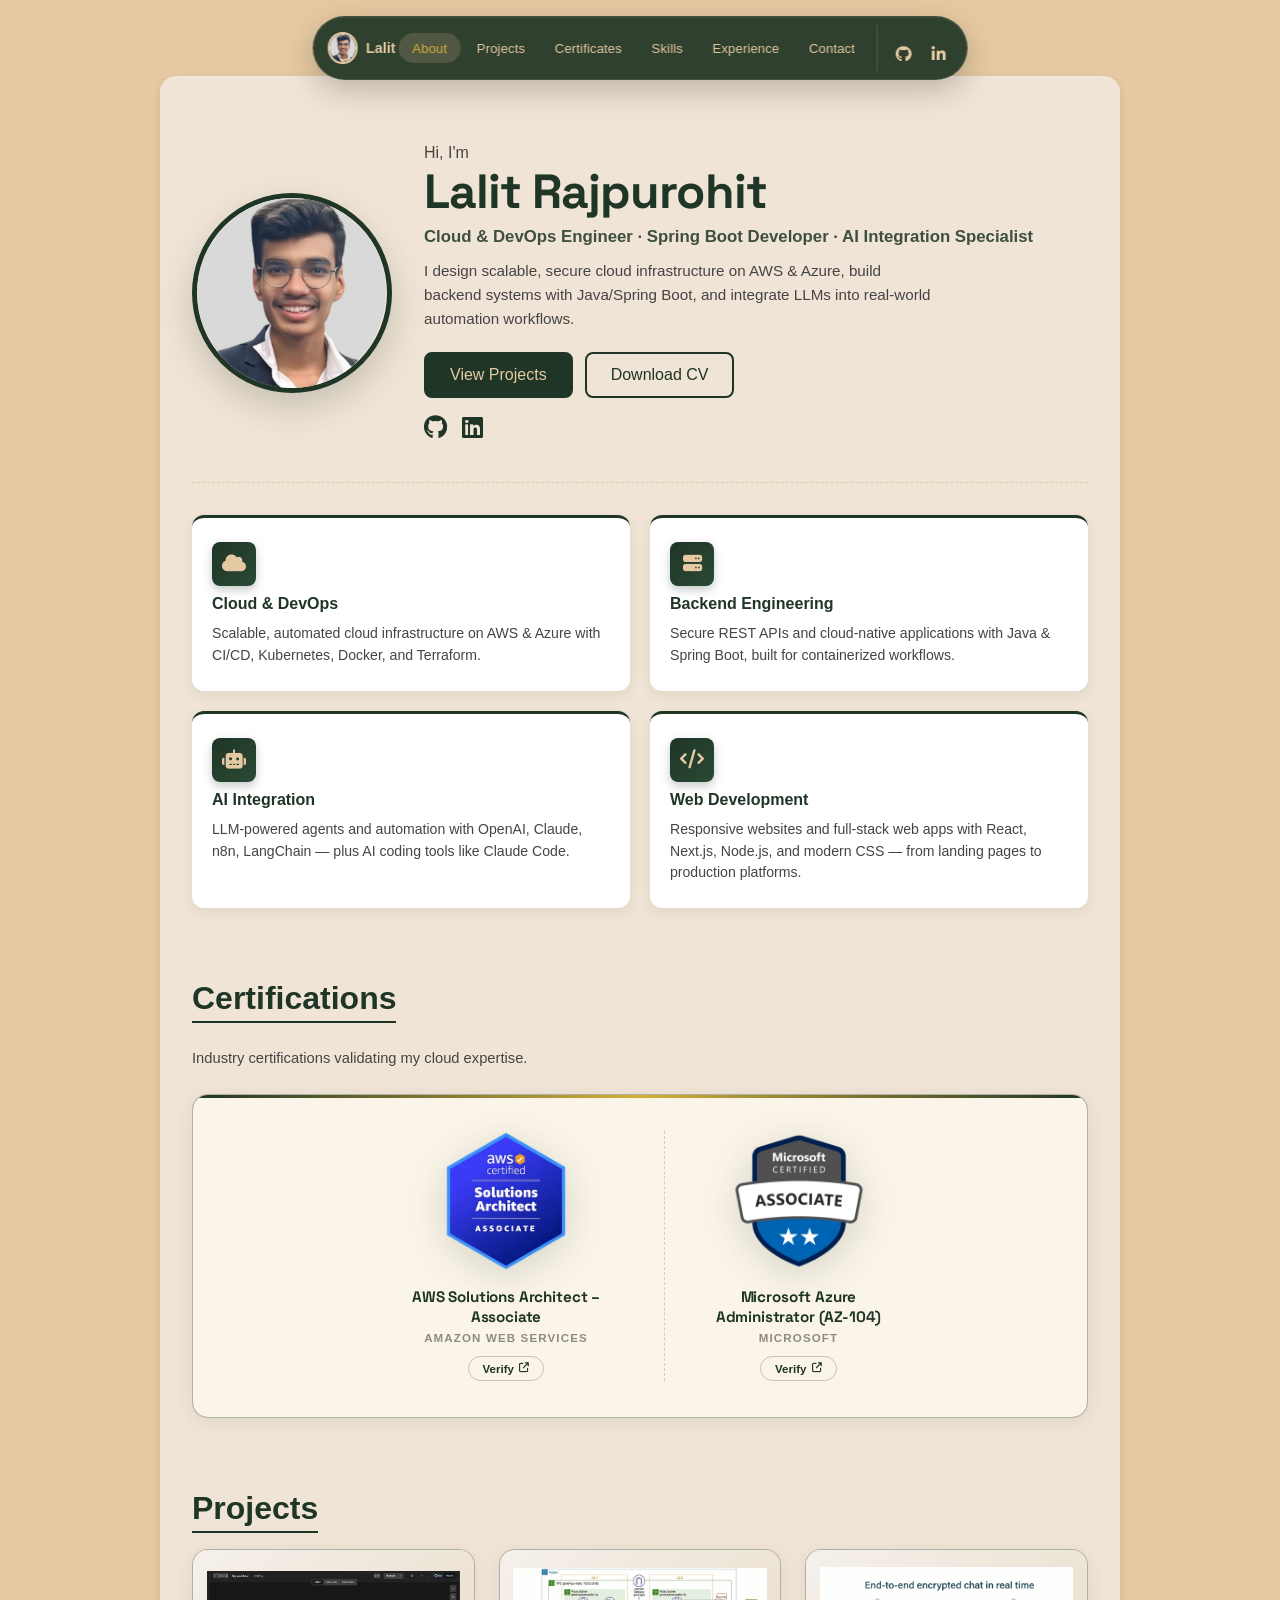
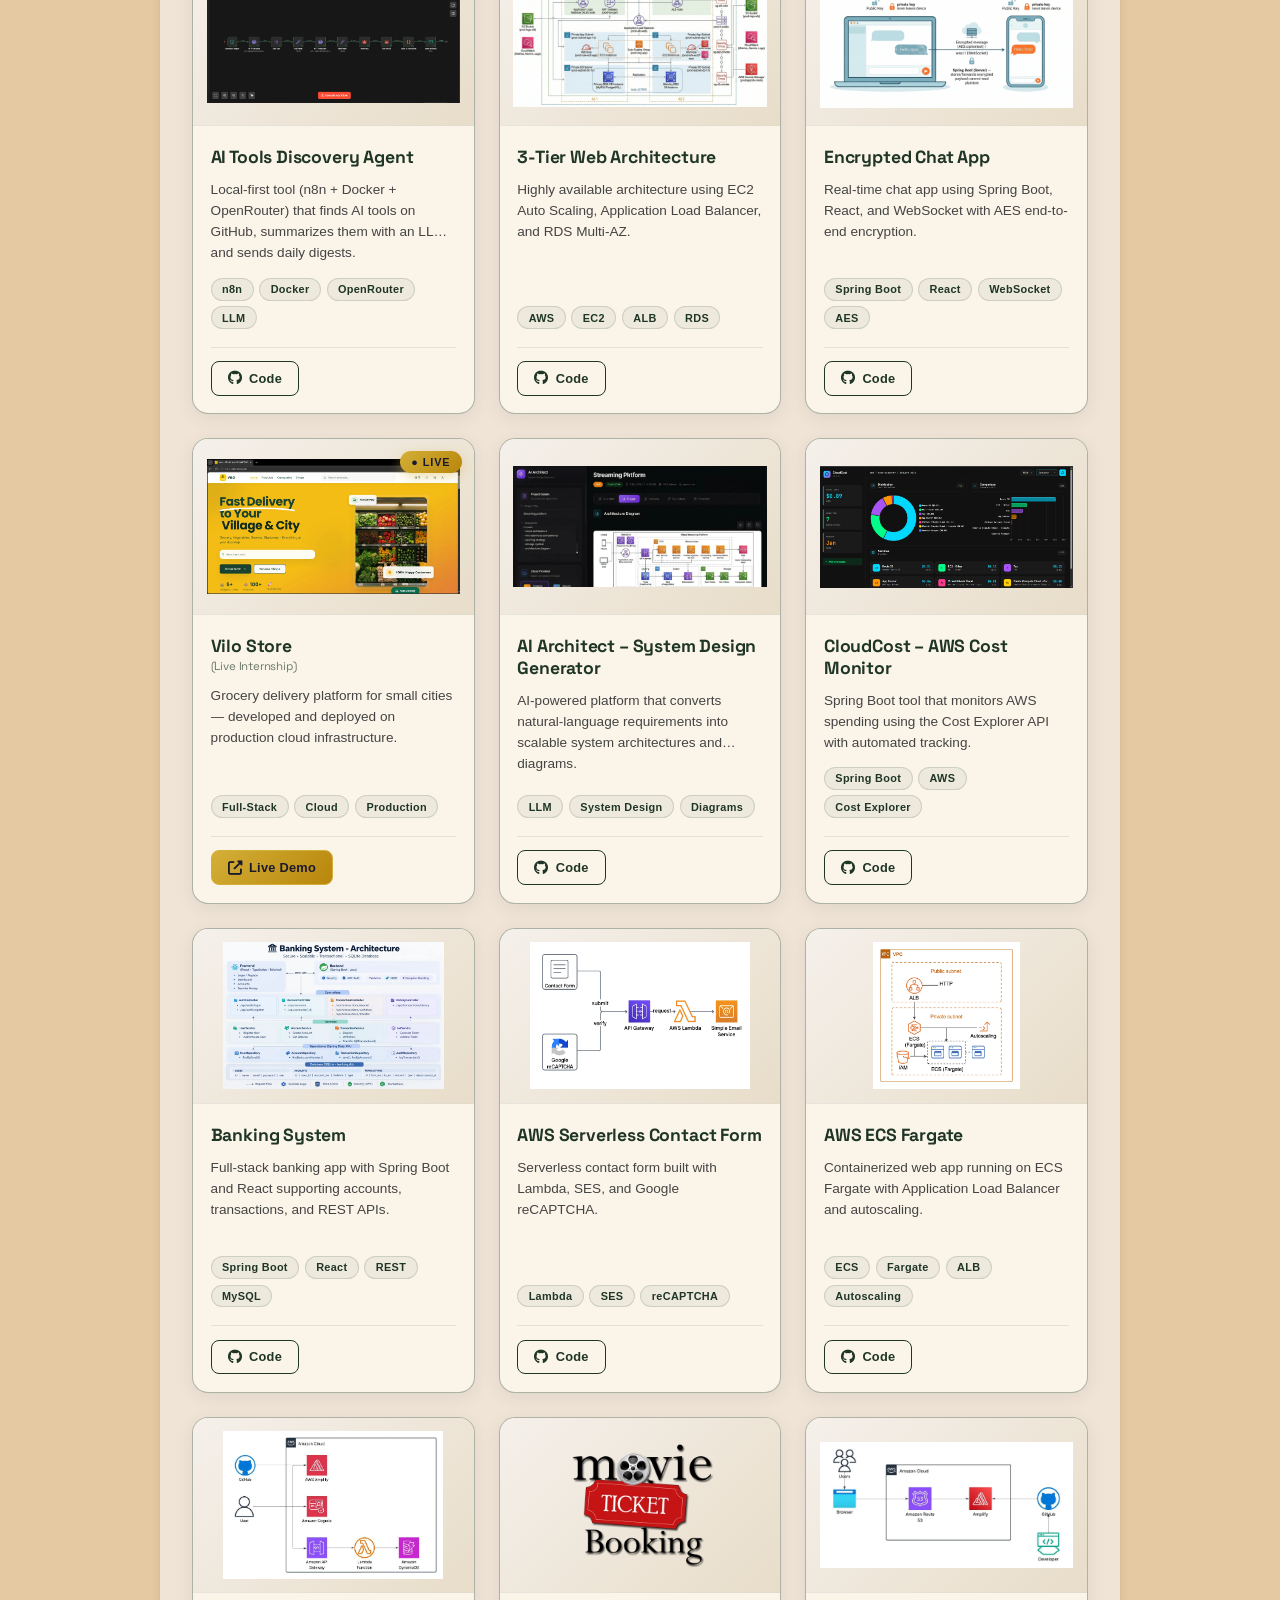
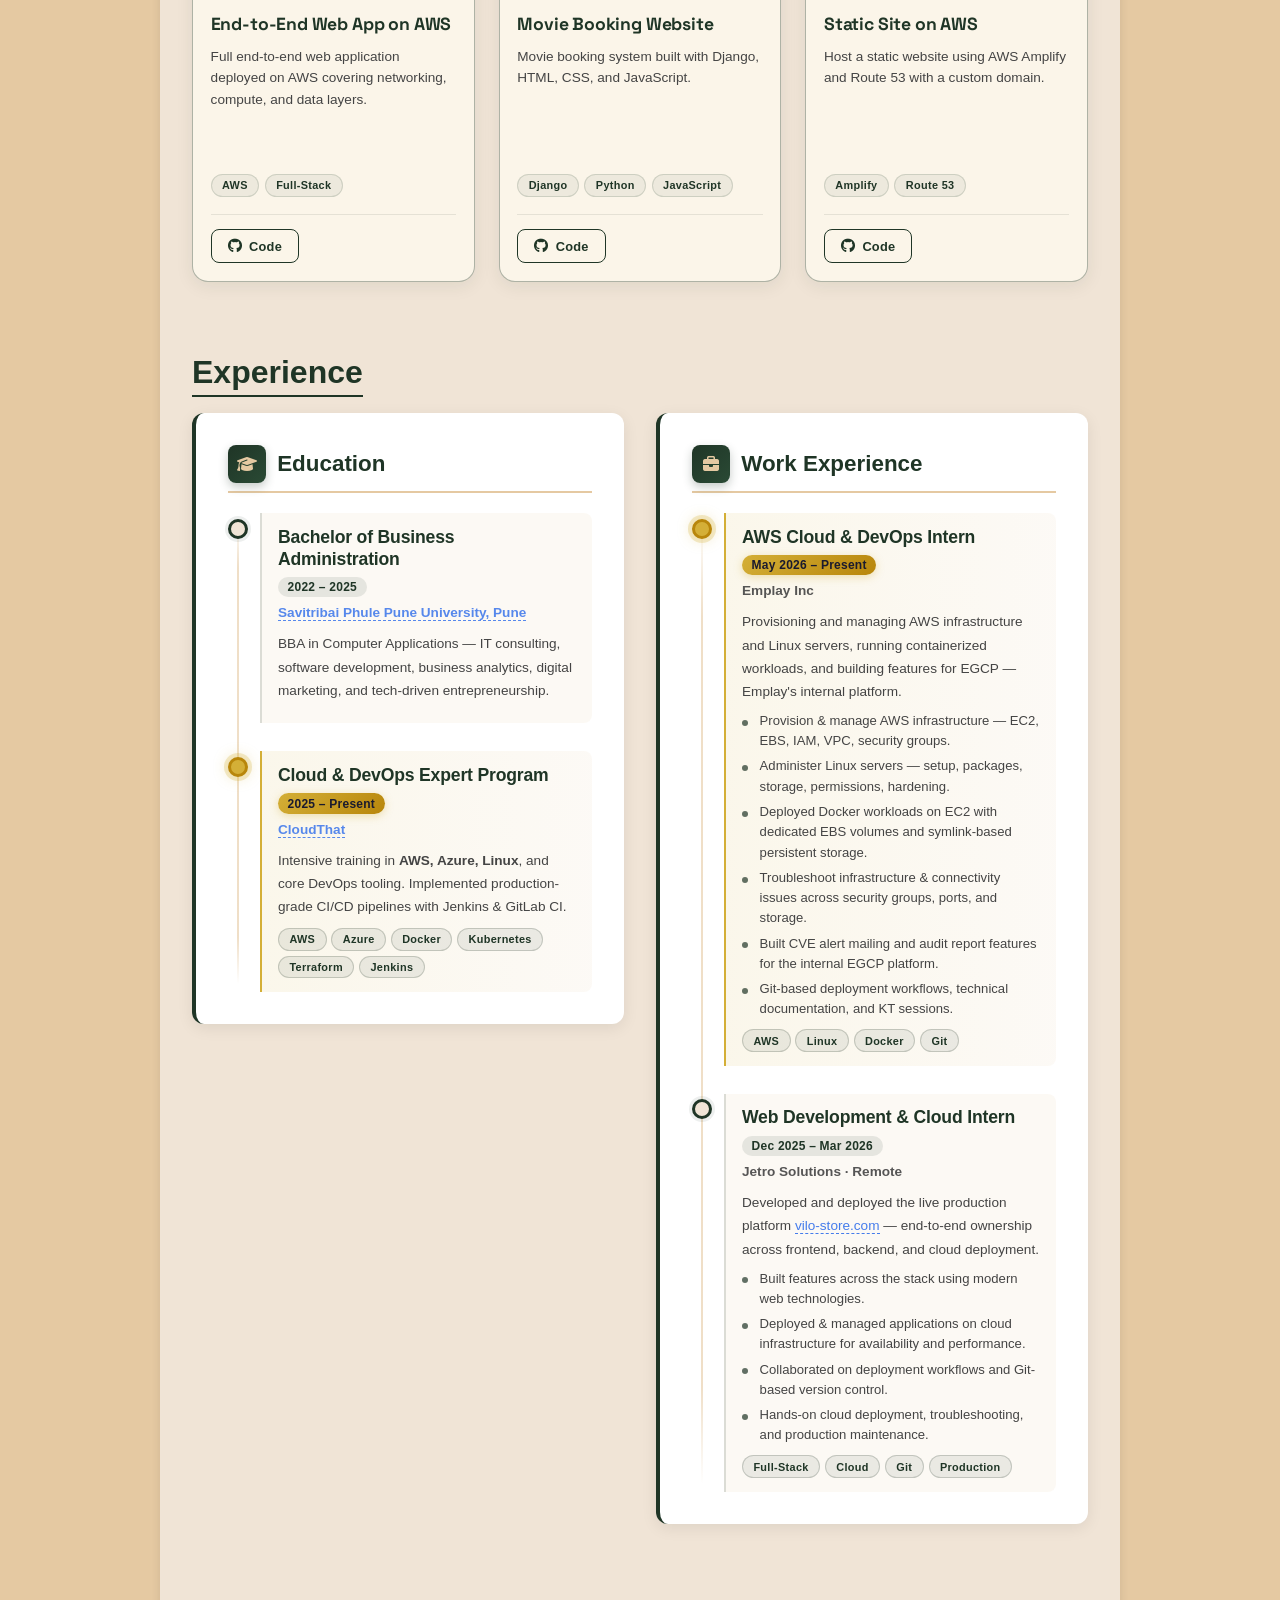
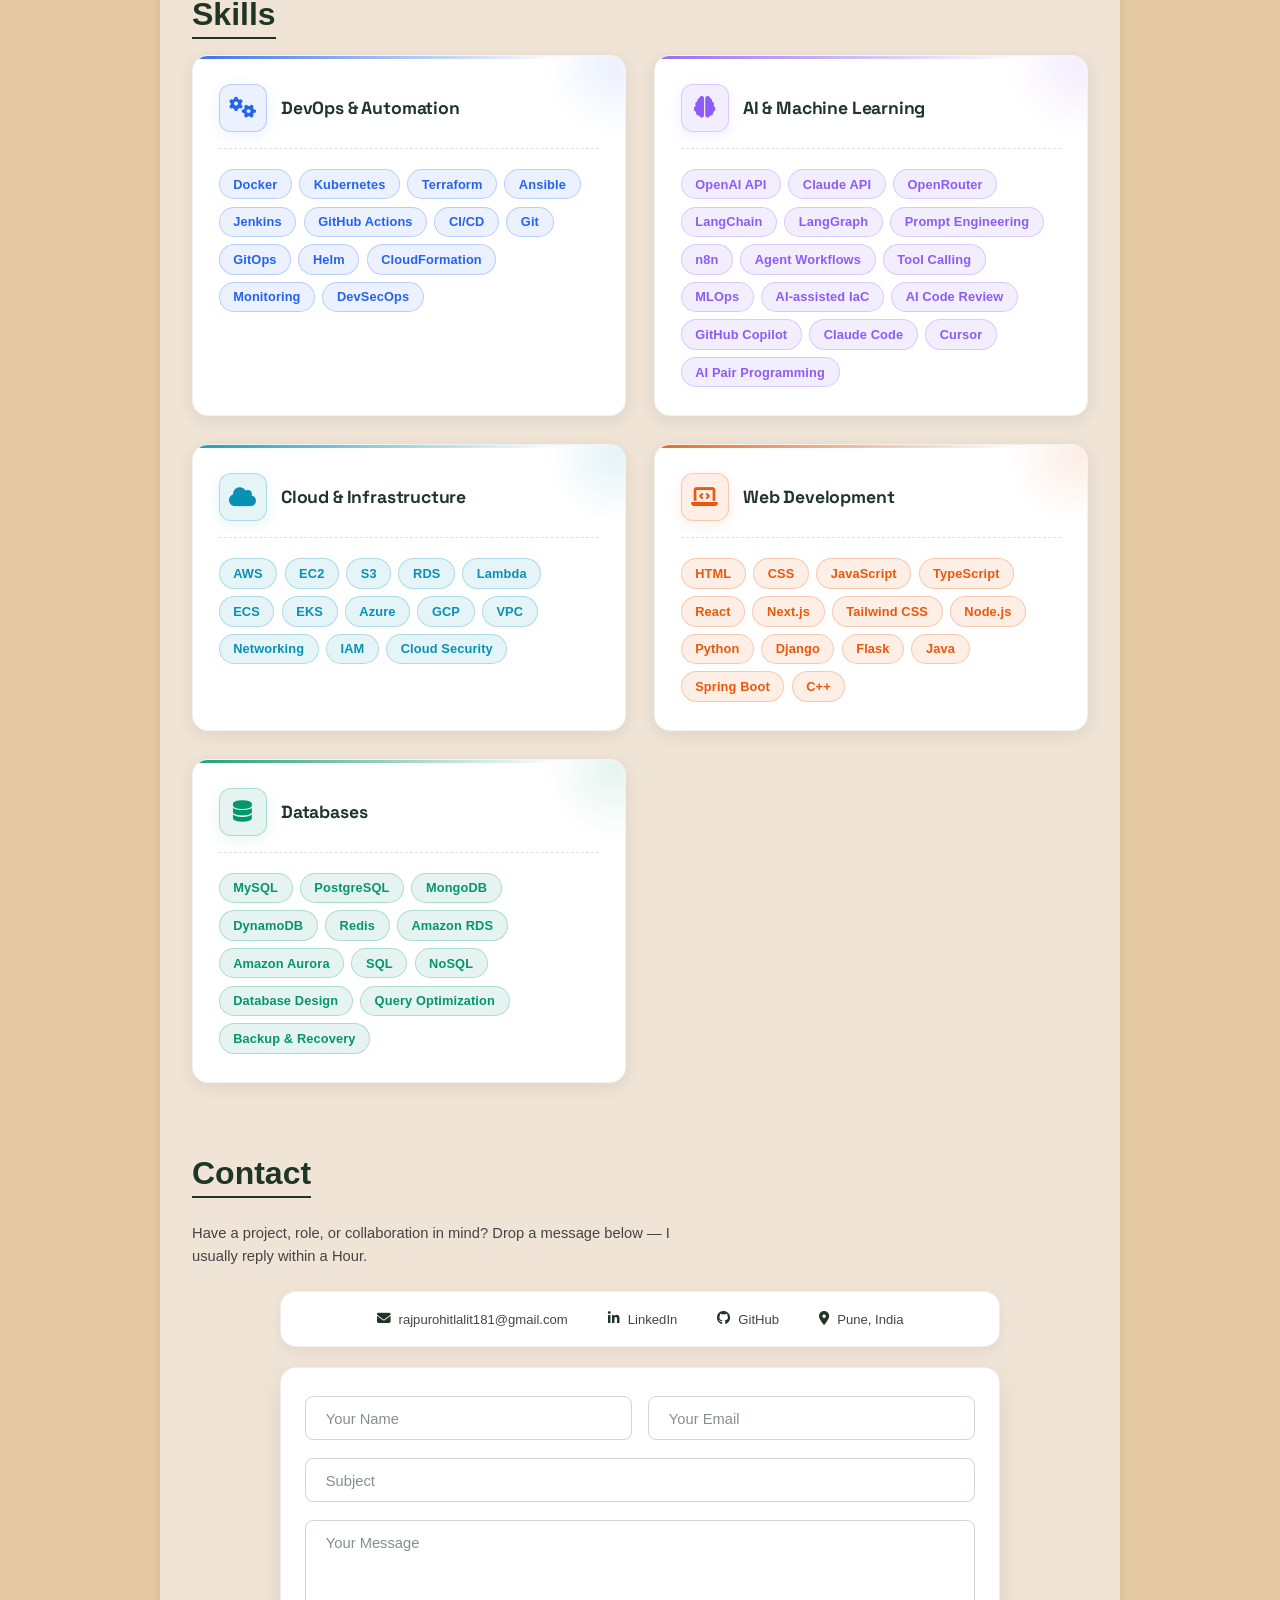
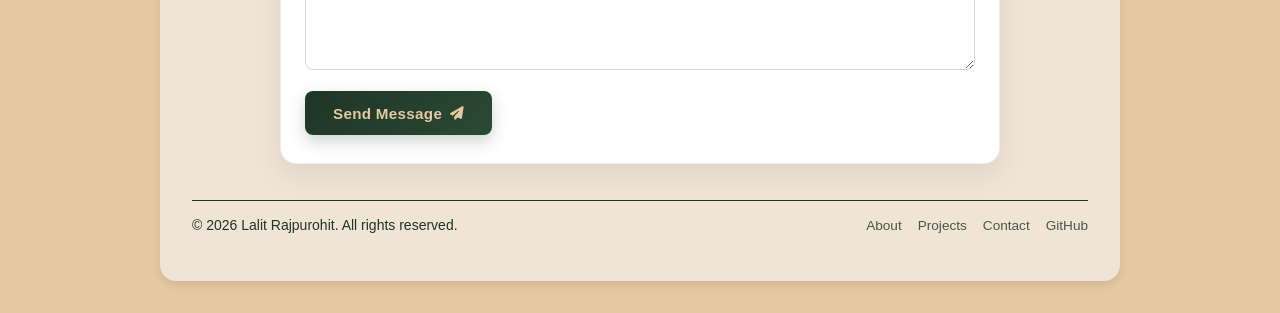
<file: index.html>
<!DOCTYPE html>
<html lang="en">

<head>
  <meta charset="UTF-8">
  <meta name="viewport" content="width=device-width, initial-scale=1.0">
  <meta name="description" content="Lalit Rajpurohit - Cloud & DevOps Engineer, Spring Boot Developer, and AI Integration Specialist. Expert in AWS, Azure, Kubernetes, Docker, Terraform, and AI/ML technologies.">
  <meta name="keywords" content="Cloud Engineer, DevOps, AWS, Azure, Kubernetes, Docker, Terraform, Spring Boot, AI, Machine Learning">
  <meta name="author" content="Lalit Rajpurohit">
  <meta name="theme-color" content="#1F3526">

  <title>Lalit Rajpurohit | Cloud & DevOps Engineer | AI Integration Specialist</title>

  <!-- Favicon -->
  <link rel="icon" type="image/png" href="assets/lalit.png">
  <link rel="apple-touch-icon" href="assets/lalit.png">

  <!-- Open Graph / Social -->
  <meta property="og:type" content="website">
  <meta property="og:title" content="Lalit Rajpurohit | Cloud & DevOps Engineer">
  <meta property="og:description" content="Cloud & DevOps Engineer · Spring Boot Developer · AI Integration Specialist. AWS, Azure, Kubernetes, Terraform.">
  <meta property="og:image" content="assets/lalit.png">
  <meta name="twitter:card" content="summary_large_image">
  <meta name="twitter:title" content="Lalit Rajpurohit | Cloud & DevOps Engineer">
  <meta name="twitter:description" content="Cloud & DevOps Engineer · Spring Boot Developer · AI Integration Specialist.">
  <meta name="twitter:image" content="assets/lalit.png">

  <!-- Google Fonts -->
  <link rel="preconnect" href="https://fonts.googleapis.com">
  <link rel="preconnect" href="https://fonts.gstatic.com" crossorigin>
  <link href="https://fonts.googleapis.com/css2?family=Space+Grotesk:wght@400;600&family=Inter:wght@300;400&display=swap" rel="stylesheet">

  <!-- Font Awesome Icons -->
  <link rel="stylesheet" href="https://cdnjs.cloudflare.com/ajax/libs/font-awesome/6.5.0/css/all.min.css">

  <!-- Main Stylesheet -->
  <link rel="stylesheet" href="style.css">

  <!-- Structured Data -->
  <script type="application/ld+json">
  {
    "@context": "https://schema.org",
    "@type": "Person",
    "name": "Lalit Rajpurohit",
    "jobTitle": "Cloud & DevOps Engineer",
    "description": "Cloud & DevOps Engineer, Spring Boot Developer, and AI Integration Specialist.",
    "image": "assets/lalit.png",
    "email": "mailto:rajpurohitlalit181@gmail.com",
    "url": "https://github.com/Lalit-Rajpurohit",
    "sameAs": [
      "https://github.com/Lalit-Rajpurohit",
      "https://www.linkedin.com/in/lalit-rajpurohit/"
    ],
    "address": {
      "@type": "PostalAddress",
      "addressLocality": "Pune",
      "addressCountry": "IN"
    },
    "knowsAbout": ["AWS", "Azure", "Kubernetes", "Docker", "Terraform", "Spring Boot", "LLM", "DevOps"]
  }
  </script>
</head>

<body>

  <!-- Skip link for accessibility -->
  <a href="#about" class="skip-link">Skip to main content</a>

  <!-- ========================================
       FLOATING SIDE NAVIGATION
  ======================================== -->
  <nav id="navbar" class="nav float-card" aria-label="Primary">
    <!-- Mini Profile -->
    <div class="mini-profile">
      <img src="assets/lalit.webp" alt="" width="46" height="46">
      <span>Lalit</span>
    </div>

    <!-- Mobile Toggle -->
    <button class="nav-toggle" aria-label="Toggle navigation" aria-expanded="false" aria-controls="nav-menu">
      <i class="fa-solid fa-bars" aria-hidden="true"></i>
    </button>

    <!-- Drawer (links + socials) -->
    <div id="nav-menu" class="nav-menu">
      <ul class="nav-links">
        <li><a href="#about">About</a></li>
        <li><a href="#projects">Projects</a></li>
        <li><a href="#certificates">Certificates</a></li>
        <li><a href="#skills">Skills</a></li>
        <li><a href="#experience">Experience</a></li>
        <li><a href="#contact">Contact</a></li>
      </ul>
      <div class="nav-socials">
        <a href="https://github.com/Lalit-Rajpurohit" target="_blank" rel="noopener" aria-label="GitHub">
          <i class="fab fa-github" aria-hidden="true"></i>
        </a>
        <a href="https://www.linkedin.com/in/lalit-rajpurohit" target="_blank" rel="noopener" aria-label="LinkedIn">
          <i class="fab fa-linkedin-in" aria-hidden="true"></i>
        </a>
      </div>
    </div>
  </nav>

  <!-- ========================================
       MAIN CONTENT WRAPPER
  ======================================== -->
  <div class="wrapper">

    <main>

    <!-- ========================================
         HERO / ABOUT SECTION
    ======================================== -->
    <section id="about" class="hero">
      <div class="hero-content">
        <img src="assets/lalit.webp" alt="Portrait of Lalit Rajpurohit" width="200" height="200" class="hero-img">
        <div class="hero-text">
          <p class="hero-greeting">Hi, I'm</p>
          <h1>Lalit Rajpurohit</h1>
          <p class="hero-role">Cloud &amp; DevOps Engineer · Spring Boot Developer · AI Integration Specialist</p>
          <p class="hero-bio">
            I design scalable, secure cloud infrastructure on AWS &amp; Azure, build backend systems
            with Java/Spring Boot, and integrate LLMs into real-world automation workflows.
          </p>
          <div class="hero-actions">
            <a href="#projects" class="btn btn-primary">View Projects</a>
            <a href="assets/resume/lalit-resume-cv.pdf" class="btn btn-outline" download>Download CV</a>
          </div>
          <div class="socials hero-socials">
            <a href="https://github.com/Lalit-Rajpurohit" target="_blank" rel="noopener" aria-label="GitHub">
              <i class="fab fa-github" aria-hidden="true"></i>
            </a>
            <a href="https://www.linkedin.com/in/lalit-rajpurohit/" target="_blank" rel="noopener" aria-label="LinkedIn">
              <i class="fab fa-linkedin" aria-hidden="true"></i>
            </a>
          </div>
        </div>
      </div>

      <div class="about-more">
        <article class="feature-card">
          <div class="feature-icon"><i class="fas fa-cloud" aria-hidden="true"></i></div>
          <h3>Cloud &amp; DevOps</h3>
          <p>Scalable, automated cloud infrastructure on AWS &amp; Azure with CI/CD, Kubernetes, Docker, and Terraform.</p>
        </article>
        <article class="feature-card">
          <div class="feature-icon"><i class="fas fa-server" aria-hidden="true"></i></div>
          <h3>Backend Engineering</h3>
          <p>Secure REST APIs and cloud-native applications with Java &amp; Spring Boot, built for containerized workflows.</p>
        </article>
        <article class="feature-card">
          <div class="feature-icon"><i class="fas fa-robot" aria-hidden="true"></i></div>
          <h3>AI Integration</h3>
          <p>LLM-powered agents and automation with OpenAI, Claude, n8n, LangChain — plus AI coding tools like Claude Code.</p>
        </article>
        <article class="feature-card">
          <div class="feature-icon"><i class="fas fa-code" aria-hidden="true"></i></div>
          <h3>Web Development</h3>
          <p>Responsive websites and full-stack web apps with React, Next.js, Node.js, and modern CSS — from landing pages to production platforms.</p>
        </article>
      </div>
    </section>

    <!-- ========================================
         CERTIFICATES SECTION
    ======================================== -->
    <section id="certificates">
      <h2>Certifications</h2>
      <p class="section-lede">Industry certifications validating my cloud expertise.</p>

      <div class="badge-row">
        <a href="https://www.credly.com/badges/9b0ff146-b7a3-46fb-b035-1557b7f22a87/public_url" target="_blank" rel="noopener" class="badge-item">
          <img src="assets/badges/aws-certified-solutions-architect-associate-badge.webp" alt="AWS Solutions Architect Associate badge" loading="lazy" width="160" height="160">
          <span class="badge-title">AWS Solutions Architect – Associate</span>
          <span class="badge-issuer">Amazon Web Services</span>
          <span class="badge-verify">
            Verify <i class="fas fa-arrow-up-right-from-square" aria-hidden="true"></i>
          </span>
        </a>

        <a href="https://learn.microsoft.com/api/credentials/share/en-us/LalitRajpurohit-6031/366C5CBC0B0C9EBE?sharingId=39CE8545F1E6C2CC" target="_blank" rel="noopener" class="badge-item">
          <img src="assets/badges/microsoft-certified-associate-badge-az.webp" alt="Microsoft Azure Administrator badge" loading="lazy" width="160" height="160">
          <span class="badge-title">Microsoft Azure Administrator (AZ-104)</span>
          <span class="badge-issuer">Microsoft</span>
          <span class="badge-verify">
            Verify <i class="fas fa-arrow-up-right-from-square" aria-hidden="true"></i>
          </span>
        </a>
      </div>
    </section>

    <!-- ========================================
         PROJECTS SECTION
    ======================================== -->
    <section id="projects">
      <h2>Projects</h2>

      <div class="grid project-grid">

        <!-- AI Tools Discovery Agent -->
        <article class="project-card" data-category="ai">
          <div class="project-img-wrap">
            <img src="assets/project/ai-agent.webp" alt="AI Tools Discovery Agent" loading="lazy" width="400" height="240">
          </div>
          <div class="project-body">
            <h3>AI Tools Discovery Agent</h3>
            <p>Local-first tool (n8n + Docker + OpenRouter) that finds AI tools on GitHub, summarizes them with an LLM, and sends daily digests.</p>
            <div class="project-tech">
              <span class="tech-chip">n8n</span>
              <span class="tech-chip">Docker</span>
              <span class="tech-chip">OpenRouter</span>
              <span class="tech-chip">LLM</span>
            </div>
            <div class="project-actions">
              <a href="https://github.com/Lalit-Rajpurohit/AI-Tools-Discovery-Agent.git" target="_blank" rel="noopener" class="project-link">
                <i class="fab fa-github" aria-hidden="true"></i> Code
              </a>
            </div>
          </div>
        </article>

        <!-- 3-Tier Architecture -->
        <article class="project-card" data-category="cloud">
          <div class="project-img-wrap">
            <img src="assets/project/3tarchitecture-diagram.webp" alt="3-Tier Web Architecture Diagram" loading="lazy" width="400" height="240">
          </div>
          <div class="project-body">
            <h3>3-Tier Web Architecture</h3>
            <p>Highly available architecture using EC2 Auto Scaling, Application Load Balancer, and RDS Multi-AZ.</p>
            <div class="project-tech">
              <span class="tech-chip">AWS</span>
              <span class="tech-chip">EC2</span>
              <span class="tech-chip">ALB</span>
              <span class="tech-chip">RDS</span>
            </div>
            <div class="project-actions">
              <a href="https://github.com/Lalit-Rajpurohit/aws-3-tier-architecture" target="_blank" rel="noopener" class="project-link">
                <i class="fab fa-github" aria-hidden="true"></i> Code
              </a>
            </div>
          </div>
        </article>

        <!-- E2EE Chat App -->
        <article class="project-card" data-category="fullstack">
          <div class="project-img-wrap">
            <img src="assets/project/E2EE_chat.webp" alt="Encrypted Chat App" loading="lazy" width="400" height="240">
          </div>
          <div class="project-body">
            <h3>Encrypted Chat App</h3>
            <p>Real-time chat app using Spring Boot, React, and WebSocket with AES end-to-end encryption.</p>
            <div class="project-tech">
              <span class="tech-chip">Spring Boot</span>
              <span class="tech-chip">React</span>
              <span class="tech-chip">WebSocket</span>
              <span class="tech-chip">AES</span>
            </div>
            <div class="project-actions">
              <a href="https://github.com/Lalit-Rajpurohit/E2EE-Chat-Application" target="_blank" rel="noopener" class="project-link">
                <i class="fab fa-github" aria-hidden="true"></i> Code
              </a>
            </div>
          </div>
        </article>

        <!-- Vilo Store -->
        <article class="project-card" data-category="fullstack cloud">
          <div class="project-img-wrap">
            <img src="assets/project/vilo-store.webp" alt="Vilo Store Project" loading="lazy" width="400" height="240">
            <span class="project-badge">Live</span>
          </div>
          <div class="project-body">
            <h3>Vilo Store <small>(Live Internship)</small></h3>
            <p>Grocery delivery platform for small cities — developed and deployed on production cloud infrastructure.</p>
            <div class="project-tech">
              <span class="tech-chip">Full-Stack</span>
              <span class="tech-chip">Cloud</span>
              <span class="tech-chip">Production</span>
            </div>
            <div class="project-actions">
              <a href="https://vilo-store.com" target="_blank" rel="noopener" class="project-link project-link-demo">
                <i class="fas fa-external-link-alt" aria-hidden="true"></i> Live Demo
              </a>
            </div>
          </div>
        </article>

        <!-- AI System Design Generator -->
        <article class="project-card" data-category="ai">
          <div class="project-img-wrap">
            <img src="assets/project/aisysgen.webp" alt="AI Architect System Design Generator" loading="lazy" width="400" height="240">
          </div>
          <div class="project-body">
            <h3>AI Architect – System Design Generator</h3>
            <p>AI-powered platform that converts natural-language requirements into scalable system architectures and diagrams.</p>
            <div class="project-tech">
              <span class="tech-chip">LLM</span>
              <span class="tech-chip">System Design</span>
              <span class="tech-chip">Diagrams</span>
            </div>
            <div class="project-actions">
              <a href="https://github.com/Lalit-Rajpurohit/AI-System-Design-Generator" target="_blank" rel="noopener" class="project-link">
                <i class="fab fa-github" aria-hidden="true"></i> Code
              </a>
            </div>
          </div>
        </article>

        <!-- CloudCost -->
        <article class="project-card" data-category="cloud">
          <div class="project-img-wrap">
            <img src="assets/project/cloudmonitor.webp" alt="CloudCost AWS Cost Monitor" loading="lazy" width="400" height="240">
          </div>
          <div class="project-body">
            <h3>CloudCost – AWS Cost Monitor</h3>
            <p>Spring Boot tool that monitors AWS spending using the Cost Explorer API with automated tracking.</p>
            <div class="project-tech">
              <span class="tech-chip">Spring Boot</span>
              <span class="tech-chip">AWS</span>
              <span class="tech-chip">Cost Explorer</span>
            </div>
            <div class="project-actions">
              <a href="https://github.com/Lalit-Rajpurohit/CloudCost.git" target="_blank" rel="noopener" class="project-link">
                <i class="fab fa-github" aria-hidden="true"></i> Code
              </a>
            </div>
          </div>
        </article>

        <!-- Banking System -->
        <article class="project-card" data-category="fullstack">
          <div class="project-img-wrap">
            <img src="assets/project/banking.webp" alt="Spring Boot Banking System" loading="lazy" width="400" height="240">
          </div>
          <div class="project-body">
            <h3>Banking System</h3>
            <p>Full-stack banking app with Spring Boot and React supporting accounts, transactions, and REST APIs.</p>
            <div class="project-tech">
              <span class="tech-chip">Spring Boot</span>
              <span class="tech-chip">React</span>
              <span class="tech-chip">REST</span>
              <span class="tech-chip">MySQL</span>
            </div>
            <div class="project-actions">
              <a href="https://github.com/Lalit-Rajpurohit/Banking-System" target="_blank" rel="noopener" class="project-link">
                <i class="fab fa-github" aria-hidden="true"></i> Code
              </a>
            </div>
          </div>
        </article>

        <!-- AWS Serverless -->
        <article class="project-card" data-category="cloud">
          <div class="project-img-wrap">
            <img src="assets/project/p5.webp" alt="AWS Serverless Contact Form" loading="lazy" width="400" height="240">
          </div>
          <div class="project-body">
            <h3>AWS Serverless Contact Form</h3>
            <p>Serverless contact form built with Lambda, SES, and Google reCAPTCHA.</p>
            <div class="project-tech">
              <span class="tech-chip">Lambda</span>
              <span class="tech-chip">SES</span>
              <span class="tech-chip">reCAPTCHA</span>
            </div>
            <div class="project-actions">
              <a href="https://github.com/Lalit-Rajpurohit/Create-contact-form-using-AWS" target="_blank" rel="noopener" class="project-link">
                <i class="fab fa-github" aria-hidden="true"></i> Code
              </a>
            </div>
          </div>
        </article>

        <!-- AWS ECS Fargate -->
        <article class="project-card" data-category="cloud">
          <div class="project-img-wrap">
            <img src="assets/project/awsecs.webp" alt="AWS ECS Fargate Architecture" loading="lazy" width="400" height="240">
          </div>
          <div class="project-body">
            <h3>AWS ECS Fargate</h3>
            <p>Containerized web app running on ECS Fargate with Application Load Balancer and autoscaling.</p>
            <div class="project-tech">
              <span class="tech-chip">ECS</span>
              <span class="tech-chip">Fargate</span>
              <span class="tech-chip">ALB</span>
              <span class="tech-chip">Autoscaling</span>
            </div>
            <div class="project-actions">
              <a href="https://github.com/Lalit-Rajpurohit/AWS-ECS-Fargate-Containerized-Web-App-with-ALB-Autoscaling" target="_blank" rel="noopener" class="project-link">
                <i class="fab fa-github" aria-hidden="true"></i> Code
              </a>
            </div>
          </div>
        </article>

        <!-- End-to-End Web App -->
        <article class="project-card" data-category="cloud fullstack">
          <div class="project-img-wrap">
            <img src="assets/project/p3.webp" alt="AWS End-to-End Web Application" loading="lazy" width="400" height="240">
          </div>
          <div class="project-body">
            <h3>End-to-End Web App on AWS</h3>
            <p>Full end-to-end web application deployed on AWS covering networking, compute, and data layers.</p>
            <div class="project-tech">
              <span class="tech-chip">AWS</span>
              <span class="tech-chip">Full-Stack</span>
            </div>
            <div class="project-actions">
              <a href="https://github.com/Lalit-Rajpurohit/AWS-Project---Full-End-to-End-Web-App" target="_blank" rel="noopener" class="project-link">
                <i class="fab fa-github" aria-hidden="true"></i> Code
              </a>
            </div>
          </div>
        </article>

        <!-- Movie Website -->
        <article class="project-card" data-category="fullstack">
          <div class="project-img-wrap">
            <img src="assets/project/p2.webp" alt="Movie Booking Website" loading="lazy" width="400" height="240">
          </div>
          <div class="project-body">
            <h3>Movie Booking Website</h3>
            <p>Movie booking system built with Django, HTML, CSS, and JavaScript.</p>
            <div class="project-tech">
              <span class="tech-chip">Django</span>
              <span class="tech-chip">Python</span>
              <span class="tech-chip">JavaScript</span>
            </div>
            <div class="project-actions">
              <a href="https://github.com/Lalit-Rajpurohit/Movie-Booking-Website" target="_blank" rel="noopener" class="project-link">
                <i class="fab fa-github" aria-hidden="true"></i> Code
              </a>
            </div>
          </div>
        </article>

        <!-- Static Website -->
        <article class="project-card" data-category="cloud">
          <div class="project-img-wrap">
            <img src="assets/project/p4.webp" alt="AWS Amplify Static Website Hosting" loading="lazy" width="400" height="240">
          </div>
          <div class="project-body">
            <h3>Static Site on AWS</h3>
            <p>Host a static website using AWS Amplify and Route 53 with a custom domain.</p>
            <div class="project-tech">
              <span class="tech-chip">Amplify</span>
              <span class="tech-chip">Route 53</span>
            </div>
            <div class="project-actions">
              <a href="https://github.com/Lalit-Rajpurohit/Static-website-using-AWS-Amplify-and-Route-53" target="_blank" rel="noopener" class="project-link">
                <i class="fab fa-github" aria-hidden="true"></i> Code
              </a>
            </div>
          </div>
        </article>

      </div>

    </section>

    <!-- ========================================
         EXPERIENCE SECTION
    ======================================== -->
    <section id="experience">
      <h2>Experience</h2>
      <div class="list">

        <!-- Education -->
        <div class="list-item timeline-card">
          <h3>
            <span class="list-icon"><i class="fas fa-graduation-cap" aria-hidden="true"></i></span>
            Education
          </h3>

          <ol class="timeline">
            <li class="timeline-item">
              <div class="timeline-dot"></div>
              <div class="timeline-content">
                <div class="timeline-head">
                  <h4 class="timeline-role">Bachelor of Business Administration</h4>
                  <span class="timeline-date">2022 – 2025</span>
                </div>
                <p class="timeline-org">
                  <a href="https://sppu.digitaluniversity.ac/" target="_blank" rel="noopener">Savitribai Phule Pune University, Pune</a>
                </p>
                <p class="timeline-desc">
                  BBA in Computer Applications — IT consulting, software development,
                  business analytics, digital marketing, and tech-driven entrepreneurship.
                </p>
              </div>
            </li>

            <li class="timeline-item is-current">
              <div class="timeline-dot"></div>
              <div class="timeline-content">
                <div class="timeline-head">
                  <h4 class="timeline-role">Cloud &amp; DevOps Expert Program</h4>
                  <span class="timeline-date">2025 – Present</span>
                </div>
                <p class="timeline-org">
                  <a href="https://www.cloudthat.com/" target="_blank" rel="noopener">CloudThat</a>
                </p>
                <p class="timeline-desc">
                  Intensive training in <strong>AWS, Azure, Linux</strong>, and core DevOps tooling.
                  Implemented production-grade CI/CD pipelines with Jenkins &amp; GitLab CI.
                </p>
                <div class="timeline-tags">
                  <span class="tech-chip">AWS</span>
                  <span class="tech-chip">Azure</span>
                  <span class="tech-chip">Docker</span>
                  <span class="tech-chip">Kubernetes</span>
                  <span class="tech-chip">Terraform</span>
                  <span class="tech-chip">Jenkins</span>
                </div>
              </div>
            </li>
          </ol>
        </div>

        <!-- Work Experience -->
        <div class="list-item timeline-card">
          <h3>
            <span class="list-icon"><i class="fas fa-briefcase" aria-hidden="true"></i></span>
            Work Experience
          </h3>

          <ol class="timeline">
            <li class="timeline-item is-current">
              <div class="timeline-dot"></div>
              <div class="timeline-content">
                <div class="timeline-head">
                  <h4 class="timeline-role">AWS Cloud &amp; DevOps Intern</h4>
                  <span class="timeline-date">May 2026 – Present</span>
                </div>
                <p class="timeline-org">Emplay Inc</p>
                <p class="timeline-desc">
                  Provisioning and managing AWS infrastructure and Linux servers, running
                  containerized workloads, and building features for EGCP — Emplay's internal platform.
                </p>
                <ul class="timeline-bullets">
                  <li>Provision &amp; manage AWS infrastructure — EC2, EBS, IAM, VPC, security groups.</li>
                  <li>Administer Linux servers — setup, packages, storage, permissions, hardening.</li>
                  <li>Deployed Docker workloads on EC2 with dedicated EBS volumes and symlink-based persistent storage.</li>
                  <li>Troubleshoot infrastructure &amp; connectivity issues across security groups, ports, and storage.</li>
                  <li>Built CVE alert mailing and audit report features for the internal EGCP platform.</li>
                  <li>Git-based deployment workflows, technical documentation, and KT sessions.</li>
                </ul>
                <div class="timeline-tags">
                  <span class="tech-chip">AWS</span>
                  <span class="tech-chip">Linux</span>
                  <span class="tech-chip">Docker</span>
                  <span class="tech-chip">Git</span>
                </div>
              </div>
            </li>
            <li class="timeline-item">
              <div class="timeline-dot"></div>
              <div class="timeline-content">
                <div class="timeline-head">
                  <h4 class="timeline-role">Web Development &amp; Cloud Intern</h4>
                  <span class="timeline-date">Dec 2025 – Mar 2026</span>
                </div>
                <p class="timeline-org">Jetro Solutions · Remote</p>
                <p class="timeline-desc">
                  Developed and deployed the live production platform
                  <a href="https://vilo-store.com" target="_blank" rel="noopener">vilo-store.com</a>
                  — end-to-end ownership across frontend, backend, and cloud deployment.
                </p>
                <ul class="timeline-bullets">
                  <li>Built features across the stack using modern web technologies.</li>
                  <li>Deployed &amp; managed applications on cloud infrastructure for availability and performance.</li>
                  <li>Collaborated on deployment workflows and Git-based version control.</li>
                  <li>Hands-on cloud deployment, troubleshooting, and production maintenance.</li>
                </ul>
                <div class="timeline-tags">
                  <span class="tech-chip">Full-Stack</span>
                  <span class="tech-chip">Cloud</span>
                  <span class="tech-chip">Git</span>
                  <span class="tech-chip">Production</span>
                </div>
              </div>
            </li>
          </ol>
        </div>

      </div>
    </section>

    <!-- ========================================
         SKILLS SECTION
    ======================================== -->
    <section id="skills">
      <h2>Skills</h2>

      <div class="skills-container">
        <!-- DevOps & Automation -->
        <div class="skill-category" data-accent="devops">
          <div class="skill-category-header">
            <div class="skill-category-icon">
              <i class="fas fa-cogs" aria-hidden="true"></i>
            </div>
            <h3 class="skill-category-title">DevOps &amp; Automation</h3>
          </div>
          <div class="skill-tags">
            <span class="skill-tag">Docker</span>
            <span class="skill-tag">Kubernetes</span>
            <span class="skill-tag">Terraform</span>
            <span class="skill-tag">Ansible</span>
            <span class="skill-tag">Jenkins</span>
            <span class="skill-tag">GitHub Actions</span>
            <span class="skill-tag">CI/CD</span>
            <span class="skill-tag">Git</span>
            <span class="skill-tag">GitOps</span>
            <span class="skill-tag">Helm</span>
            <span class="skill-tag">CloudFormation</span>
            <span class="skill-tag">Monitoring</span>
            <span class="skill-tag">DevSecOps</span>
          </div>
        </div>

        <!-- AI & Machine Learning -->
        <div class="skill-category" data-accent="ai">
          <div class="skill-category-header">
            <div class="skill-category-icon">
              <i class="fas fa-brain" aria-hidden="true"></i>
            </div>
            <h3 class="skill-category-title">AI &amp; Machine Learning</h3>
          </div>
          <div class="skill-tags">
            <span class="skill-tag">OpenAI API</span>
            <span class="skill-tag">Claude API</span>
            <span class="skill-tag">OpenRouter</span>
            <span class="skill-tag">LangChain</span>
            <span class="skill-tag">LangGraph</span>
            <span class="skill-tag">Prompt Engineering</span>
            <span class="skill-tag">n8n</span>
            <span class="skill-tag">Agent Workflows</span>
            <span class="skill-tag">Tool Calling</span>
            <span class="skill-tag">MLOps</span>
            <span class="skill-tag">AI-assisted IaC</span>
            <span class="skill-tag">AI Code Review</span>
            <span class="skill-tag">GitHub Copilot</span>
            <span class="skill-tag">Claude Code</span>
            <span class="skill-tag">Cursor</span>
            <span class="skill-tag">AI Pair Programming</span>
          </div>
        </div>

        <!-- Cloud & Infrastructure -->
        <div class="skill-category" data-accent="cloud">
          <div class="skill-category-header">
            <div class="skill-category-icon">
              <i class="fas fa-cloud" aria-hidden="true"></i>
            </div>
            <h3 class="skill-category-title">Cloud &amp; Infrastructure</h3>
          </div>
          <div class="skill-tags">
            <span class="skill-tag">AWS</span>
            <span class="skill-tag">EC2</span>
            <span class="skill-tag">S3</span>
            <span class="skill-tag">RDS</span>
            <span class="skill-tag">Lambda</span>
            <span class="skill-tag">ECS</span>
            <span class="skill-tag">EKS</span>
            <span class="skill-tag">Azure</span>
            <span class="skill-tag">GCP</span>
            <span class="skill-tag">VPC</span>
            <span class="skill-tag">Networking</span>
            <span class="skill-tag">IAM</span>
            <span class="skill-tag">Cloud Security</span>
          </div>
        </div>

        <!-- Web Development -->
        <div class="skill-category" data-accent="web">
          <div class="skill-category-header">
            <div class="skill-category-icon">
              <i class="fas fa-laptop-code" aria-hidden="true"></i>
            </div>
            <h3 class="skill-category-title">Web Development</h3>
          </div>
          <div class="skill-tags">
            <span class="skill-tag">HTML</span>
            <span class="skill-tag">CSS</span>
            <span class="skill-tag">JavaScript</span>
            <span class="skill-tag">TypeScript</span>
            <span class="skill-tag">React</span>
            <span class="skill-tag">Next.js</span>
            <span class="skill-tag">Tailwind CSS</span>
            <span class="skill-tag">Node.js</span>
            <span class="skill-tag">Python</span>
            <span class="skill-tag">Django</span>
            <span class="skill-tag">Flask</span>
            <span class="skill-tag">Java</span>
            <span class="skill-tag">Spring Boot</span>
            <span class="skill-tag">C++</span>
          </div>
        </div>

        <!-- Databases -->
        <div class="skill-category" data-accent="db">
          <div class="skill-category-header">
            <div class="skill-category-icon">
              <i class="fas fa-database" aria-hidden="true"></i>
            </div>
            <h3 class="skill-category-title">Databases</h3>
          </div>
          <div class="skill-tags">
            <span class="skill-tag">MySQL</span>
            <span class="skill-tag">PostgreSQL</span>
            <span class="skill-tag">MongoDB</span>
            <span class="skill-tag">DynamoDB</span>
            <span class="skill-tag">Redis</span>
            <span class="skill-tag">Amazon RDS</span>
            <span class="skill-tag">Amazon Aurora</span>
            <span class="skill-tag">SQL</span>
            <span class="skill-tag">NoSQL</span>
            <span class="skill-tag">Database Design</span>
            <span class="skill-tag">Query Optimization</span>
            <span class="skill-tag">Backup &amp; Recovery</span>
          </div>
        </div>
      </div>
    </section>

    <!-- ========================================
         CONTACT SECTION
    ======================================== -->
    <section id="contact">
      <h2>Contact</h2>
      <p class="section-lede">
        Have a project, role, or collaboration in mind? Drop a message below — I usually reply within a Hour.
      </p>

      <div class="contact-wrap">
        <!-- Top meta row -->
        <div class="contact-top">
          <a href="mailto:rajpurohitlalit181@gmail.com" class="contact-top-item">
            <i class="fas fa-envelope" aria-hidden="true"></i>
            <span>rajpurohitlalit181@gmail.com</span>
          </a>
          <a href="https://www.linkedin.com/in/lalit-rajpurohit" target="_blank" rel="noopener" class="contact-top-item">
            <i class="fab fa-linkedin-in" aria-hidden="true"></i>
            <span>LinkedIn</span>
          </a>
          <a href="https://github.com/Lalit-Rajpurohit" target="_blank" rel="noopener" class="contact-top-item">
            <i class="fab fa-github" aria-hidden="true"></i>
            <span>GitHub</span>
          </a>
          <span class="contact-top-item contact-top-static">
            <i class="fas fa-location-dot" aria-hidden="true"></i>
            <span>Pune, India</span>
          </span>
        </div>

        <!-- Contact Form -->
        <form id="contactsform" action="#" method="POST" novalidate>
          <div class="form-row">
            <div class="form-field">
              <input id="cf-name" type="text" name="name" placeholder=" " autocomplete="name" required maxlength="100">
              <label for="cf-name">Your Name</label>
            </div>
            <div class="form-field">
              <input id="cf-email" type="email" name="email" placeholder=" " autocomplete="email" required maxlength="150">
              <label for="cf-email">Your Email</label>
            </div>
          </div>

          <div class="form-field">
            <input id="cf-subject" type="text" name="subject" placeholder=" " required maxlength="150">
            <label for="cf-subject">Subject</label>
          </div>

          <div class="form-field">
            <textarea id="cf-message" name="message" rows="6" placeholder=" " required maxlength="2000"></textarea>
            <label for="cf-message">Your Message</label>
          </div>

          <!-- Honeypot: real users won't fill this -->
          <div class="hp-field" aria-hidden="true">
            <label for="cf-website">Website (leave blank)</label>
            <input id="cf-website" type="text" name="website" tabindex="-1" autocomplete="off">
          </div>

          <div class="form-footer">
            <button type="submit" class="form-submit">
              <span class="btn-spinner" aria-hidden="true"></span>
              <span class="btn-label">Send Message</span>
              <i class="fas fa-paper-plane btn-icon" aria-hidden="true"></i>
            </button>
            <p id="form-status" class="form-status" role="status" aria-live="polite"></p>
          </div>
        </form>
      </div>
    </section>

    </main>

    <!-- Footer -->
    <footer>
      <div class="footer-inner">
        <p>&copy; 2026 Lalit Rajpurohit. All rights reserved.</p>
        <div class="footer-links">
          <a href="#about">About</a>
          <a href="#projects">Projects</a>
          <a href="#contact">Contact</a>
          <a href="https://github.com/Lalit-Rajpurohit" target="_blank" rel="noopener">GitHub</a>
        </div>
      </div>
    </footer>

  </div>

  <!-- Main Script -->
  <script src="script.js"></script>

</body>
</html>
</file>
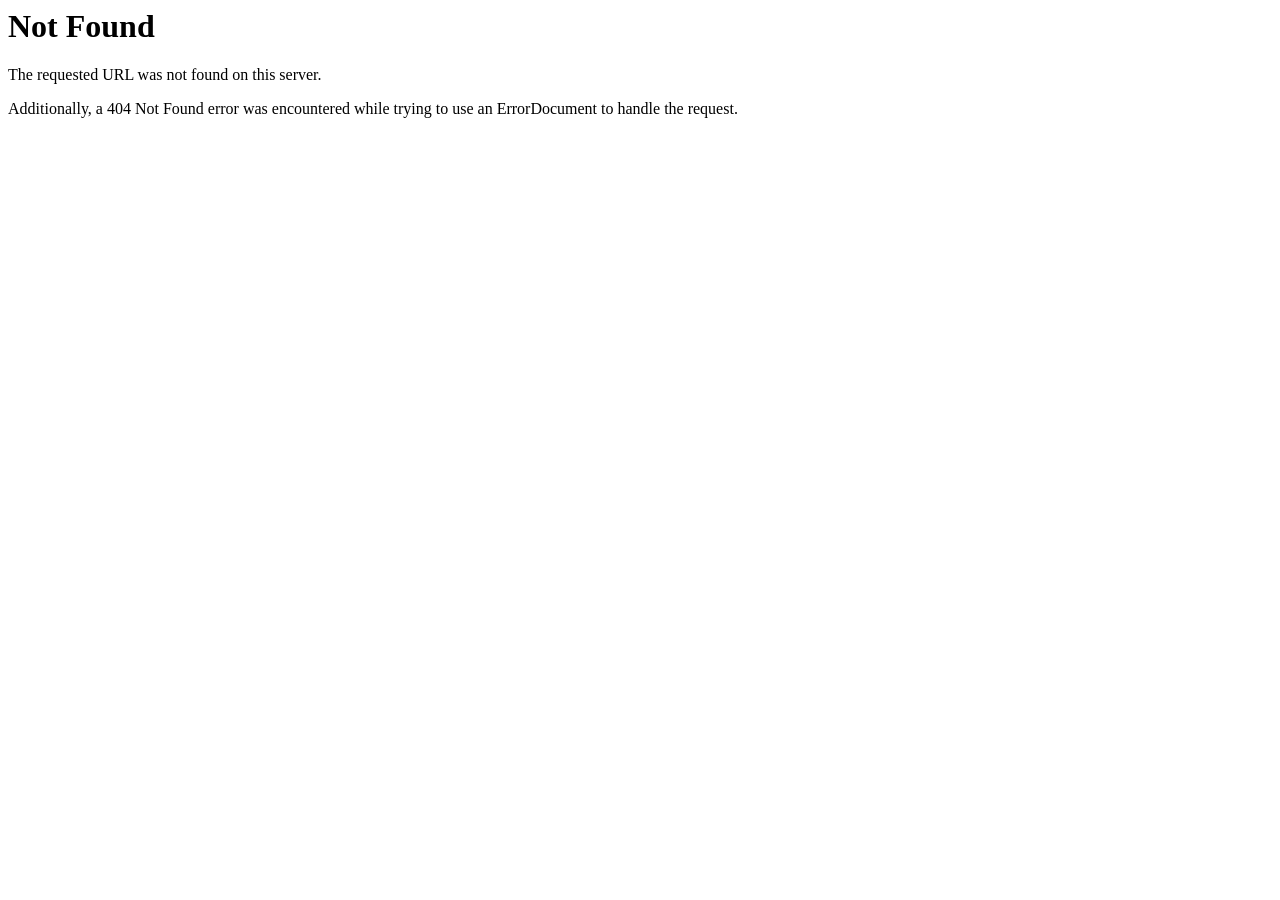
<file: css/mCSB_buttons.html>
<!DOCTYPE HTML PUBLIC "-//IETF//DTD HTML 2.0//EN">
<html><head>
<title>404 Not Found</title>
</head><body>
<h1>Not Found</h1>
<p>The requested URL was not found on this server.</p>
<p>Additionally, a 404 Not Found
error was encountered while trying to use an ErrorDocument to handle the request.</p>
</body></html>
</file>
<file: style.css>
/* ========================================
   PORTFOLIO STYLES - Lalit Rajpurohit
   ========================================

   Table of Contents:
   1. CSS Variables & Reset
   2. Base Styles
   3. Layout & Wrapper
   4. Header & Navigation
   5. About Section
   6. Certificates Section
   7. Projects Section
   8. Experience Section
   9. Skills Section
   10. Contact Section
   11. Footer
   12. Floating Side Navigation
   13. Responsive Styles
======================================== */

/* ========================================
   1. CSS VARIABLES & RESET
======================================== */
:root {
  --color-primary: #1F3526;
  --color-secondary: #E5C9A2;
  --color-background: #E5C9A2;
  --color-wrapper: #F0E4D6;
  --color-white: #FFF;
  --color-text: #444;
  --color-gold: #D4AF37;
  --color-gold-dark: #B8860B;
  --color-link: rgb(69, 124, 235);

  --shadow-sm: 0 2px 5px rgba(0, 0, 0, 0.1);
  --shadow-md: 0 4px 10px rgba(0, 0, 0, 0.1);
  --shadow-lg: 0 4px 16px rgba(0, 0, 0, 0.08);
  --shadow-xl: 0 8px 24px rgba(0, 0, 0, 0.12);

  --radius-sm: 0.5rem;
  --radius-md: 0.75rem;
  --radius-lg: 1rem;
  --radius-full: 50%;

  --transition-fast: 0.2s ease;
  --transition-normal: 0.3s ease;
  --transition-slow: 0.4s ease;
}

* {
  margin: 0;
  padding: 0;
  box-sizing: border-box;
}

html {
  font-family: 'Segoe UI', sans-serif;
  font-size: 16px;
  scroll-behavior: smooth;
}

/* ========================================
   2. BASE STYLES
======================================== */
body {
  background: var(--color-background);
  color: var(--color-primary);
}

a {
  text-decoration: none;
  color: inherit;
}

ul {
  list-style: none;
}

img {
  max-width: 100%;
  height: auto;
}

h2 {
  font-size: 2rem;
  margin-bottom: 1rem;
  border-bottom: 2px solid var(--color-primary);
  display: inline-block;
  padding-bottom: 0.25rem;
}

section {
  padding: 2.25rem 0;
}

/* ========================================
   3. LAYOUT & WRAPPER
======================================== */
.wrapper {
  background: var(--color-wrapper);
  max-width: 960px;
  width: 92%;
  margin: 2rem auto;
  padding: 2rem;
  border-radius: var(--radius-lg);
  box-shadow: var(--shadow-md);
  overflow-x: hidden;
}

/* ========================================
   4. HEADER & NAVIGATION
======================================== */
header {
  padding-bottom: 1rem;
  border-bottom: 2px solid var(--color-primary);
}

header nav {
  display: flex;
  justify-content: space-between;
  align-items: center;
}

header nav .logo {
  font-size: 1.5rem;
  font-weight: bold;
}

header nav ul {
  display: flex;
  gap: 1.25rem;
  flex-wrap: wrap;
}

header nav li:hover {
  opacity: 0.8;
}

/* ========================================
   5. ABOUT SECTION
======================================== */
#about .intro {
  display: flex;
  flex-wrap: wrap;
  gap: 2rem;
  align-items: center;
}

#about .intro img {
  width: 200px;
  border-radius: var(--radius-full);
  border: 4px solid var(--color-primary);
}

#about .intro .text {
  flex: 1;
}

#about .actions {
  margin-top: 1rem;
  display: flex;
  gap: 1rem;
  align-items: center;
}

.btn {
  padding: 0.75rem 1.5rem;
  background: var(--color-primary);
  color: var(--color-secondary);
  border-radius: var(--radius-sm);
  transition: var(--transition-normal);
}

.btn:hover {
  opacity: 0.9;
}

.socials a {
  font-size: 1.5rem;
  margin-right: 0.5rem;
  color: var(--color-primary);
  transition: transform var(--transition-fast);
}

.socials a:hover {
  transform: scale(1.15);
}

/* ========================================
   6. CERTIFICATES SECTION
======================================== */
/* (old cert-item rules removed — now using .cert-card) */

/* ----- Badge row (minimal, inside a card) ----- */
.badge-row {
  display: flex;
  flex-wrap: wrap;
  justify-content: center;
  align-items: stretch;
  gap: 0;
  padding: 2.25rem 1.5rem;
  background: #FBF5E9;
  border: 1.5px solid rgba(31, 53, 38, 0.35);
  border-radius: var(--radius-lg);
  box-shadow: 0 4px 18px rgba(31, 53, 38, 0.08);
  position: relative;
  overflow: hidden;
}

.badge-row::before {
  content: '';
  position: absolute;
  top: 0;
  left: 0;
  right: 0;
  height: 3px;
  background: linear-gradient(90deg, var(--color-primary), var(--color-gold), var(--color-primary));
}

/* Vertical divider between badges */
.badge-row .badge-item + .badge-item {
  border-left: 1px dashed rgba(31, 53, 38, 0.2);
  padding-left: 3rem;
  margin-left: 3rem;
}

.badge-item {
  display: flex;
  flex-direction: column;
  align-items: center;
  text-align: center;
  max-width: 220px;
  gap: 0.15rem;
  color: var(--color-text);
  transition: transform var(--transition-normal);
}

.badge-item:hover {
  transform: translateY(-4px);
}

.badge-item img {
  width: 140px;
  height: 140px;
  object-fit: contain;
  filter: drop-shadow(0 8px 20px rgba(31, 53, 38, 0.18));
  transition: filter var(--transition-normal), transform var(--transition-normal);
  margin-bottom: 0.85rem;
}

.badge-item:hover img {
  filter: drop-shadow(0 14px 28px rgba(31, 53, 38, 0.28));
  transform: scale(1.03);
}

.badge-title {
  font-family: 'Space Grotesk', 'Segoe UI', sans-serif;
  font-size: 0.95rem;
  font-weight: 700;
  color: var(--color-primary);
  line-height: 1.3;
  letter-spacing: -0.01em;
}

.badge-issuer {
  font-size: 0.72rem;
  font-weight: 600;
  text-transform: uppercase;
  letter-spacing: 0.1em;
  color: var(--color-text);
  opacity: 0.6;
  margin-top: 0.2rem;
}

.badge-verify {
  display: inline-flex;
  align-items: center;
  gap: 0.35rem;
  margin-top: 0.6rem;
  padding: 0.35rem 0.85rem;
  font-size: 0.72rem;
  font-weight: 600;
  color: var(--color-primary);
  border: 1px solid rgba(31, 53, 38, 0.25);
  border-radius: 2rem;
  transition: all var(--transition-fast);
}

.badge-verify i {
  font-size: 0.65rem;
  transition: transform var(--transition-fast);
}

.badge-item:hover .badge-verify {
  background: var(--color-primary);
  color: var(--color-secondary);
  border-color: var(--color-primary);
}

.badge-item:hover .badge-verify i {
  transform: translate(2px, -2px);
}

@media (max-width: 600px) {
  .badge-row {
    padding: 1.75rem 1rem;
    flex-direction: column;
    align-items: center;
  }

  .badge-row .badge-item + .badge-item {
    border-left: none;
    border-top: 1px dashed rgba(31, 53, 38, 0.2);
    padding-left: 0;
    padding-top: 2rem;
    margin-left: 0;
    margin-top: 2rem;
  }

  .badge-item img {
    width: 120px;
    height: 120px;
  }
}

/* ----- Certification cards (legacy, no longer used) ----- */
.section-lede {
  max-width: 60ch;
  color: var(--color-text);
  font-size: 0.92rem;
  line-height: 1.55;
  margin: 0.5rem 0 1.5rem;
}

.cert-grid {
  display: grid;
  grid-template-columns: repeat(2, 1fr);
  gap: 1.5rem;
}

.cert-card {
  --issuer: #D4AF37;
  --issuer-soft: rgba(212, 175, 55, 0.08);

  position: relative;
  display: flex;
  flex-direction: column;
  background: var(--color-white);
  border-radius: var(--radius-lg);
  padding: 0;
  border: 1px solid rgba(31, 53, 38, 0.08);
  box-shadow: 0 4px 18px rgba(0, 0, 0, 0.06);
  overflow: hidden;
  transition: transform var(--transition-normal), box-shadow var(--transition-normal), border-color var(--transition-normal);
}

.cert-card[data-issuer="aws"] {
  --issuer: #FF9900;
  --issuer-soft: rgba(255, 153, 0, 0.08);
}

.cert-card[data-issuer="azure"] {
  --issuer: #0078D4;
  --issuer-soft: rgba(0, 120, 212, 0.08);
}

.cert-card::before {
  content: '';
  position: absolute;
  top: 0;
  left: 0;
  right: 0;
  height: 4px;
  background: var(--issuer);
  z-index: 2;
}

.cert-card::after {
  content: '';
  position: absolute;
  top: -50px;
  right: -50px;
  width: 160px;
  height: 160px;
  background: radial-gradient(circle, var(--issuer-soft), transparent 70%);
  pointer-events: none;
  transition: transform var(--transition-slow);
}

.cert-card:hover {
  transform: translateY(-4px);
  box-shadow: 0 14px 32px rgba(0, 0, 0, 0.1);
  border-color: var(--issuer);
}

.cert-card:hover::after {
  transform: scale(1.25);
}

.cert-media {
  display: flex;
  align-items: center;
  justify-content: center;
  background: linear-gradient(135deg, #f5f0eb 0%, #e8ddc9 100%);
  padding: 1.75rem 1rem 1.25rem;
  border-bottom: 1px solid rgba(31, 53, 38, 0.06);
  position: relative;
  z-index: 1;
}

.cert-media img {
  width: 110px;
  height: 110px;
  object-fit: contain;
  filter: drop-shadow(0 4px 12px rgba(0, 0, 0, 0.18));
  transition: transform var(--transition-slow);
}

.cert-card:hover .cert-media img {
  transform: scale(1.05);
}

.cert-body {
  display: flex;
  flex-direction: column;
  min-width: 0;
  position: relative;
  z-index: 1;
  padding: 1.35rem 1.4rem 1.4rem;
  flex: 1;
}

.cert-issuer {
  font-size: 0.7rem;
  font-weight: 700;
  text-transform: uppercase;
  letter-spacing: 0.1em;
  color: var(--issuer);
  margin-bottom: 0.25rem;
}

.cert-title {
  font-family: 'Space Grotesk', 'Segoe UI', sans-serif;
  font-size: 1.05rem;
  font-weight: 700;
  color: var(--color-primary);
  margin: 0 0 0.4rem;
  line-height: 1.25;
  letter-spacing: -0.01em;
}

.cert-desc {
  font-size: 0.83rem;
  line-height: 1.5;
  color: var(--color-text);
  margin: 0 0 0.7rem;
}

.cert-meta {
  display: flex;
  flex-wrap: wrap;
  gap: 0.35rem;
  margin-bottom: 0.9rem;
}

.cert-tag {
  display: inline-flex;
  align-items: center;
  gap: 0.3rem;
  font-size: 0.7rem;
  font-weight: 600;
  padding: 0.25rem 0.6rem;
  background: var(--issuer-soft);
  color: var(--issuer);
  border: 1px solid rgba(0, 0, 0, 0);
  border-color: var(--issuer-soft);
  border-radius: 2rem;
}

.cert-tag i {
  font-size: 0.72rem;
}

.cert-verify {
  display: inline-flex;
  align-items: center;
  gap: 0.45rem;
  align-self: flex-start;
  margin-top: auto;
  padding: 0.55rem 1rem;
  font-size: 0.8rem;
  font-weight: 600;
  color: var(--color-primary);
  background: transparent;
  border: 1.5px solid var(--color-primary);
  border-radius: var(--radius-sm);
  transition: all var(--transition-fast);
}

.cert-verify:hover {
  background: var(--color-primary);
  color: var(--color-secondary);
  transform: translateY(-1px);
  box-shadow: 0 6px 16px rgba(31, 53, 38, 0.22);
}

.cert-verify i {
  font-size: 0.72rem;
  transition: transform var(--transition-fast);
}

.cert-verify:hover i {
  transform: translate(2px, -2px);
}

/* Dark mode */

@media (max-width: 600px) {
  .cert-grid {
    grid-template-columns: 1fr;
    gap: 1rem;
  }

  .cert-media {
    padding: 1.5rem 1rem 1rem;
  }

  .cert-media img {
    width: 90px;
    height: 90px;
  }

  .cert-body {
    padding: 1.1rem 1.2rem 1.25rem;
  }
}

/* ========================================
   7. PROJECTS SECTION
======================================== */
#projects .grid {
  display: grid;
  grid-template-columns: repeat(3, 1fr);
  grid-auto-rows: 1fr;
  gap: 1.5rem;
  align-items: stretch;
}

#projects .card {
  background: var(--color-primary);
  color: var(--color-secondary);
  border-radius: var(--radius-md);
  transition: transform var(--transition-normal), box-shadow var(--transition-normal);
  cursor: pointer;
  display: flex;
  flex-direction: column;
  overflow: hidden;
  box-shadow: 0 4px 12px rgba(0, 0, 0, 0.15);
}

#projects .card:hover {
  transform: translateY(-6px);
  box-shadow: 0 12px 28px rgba(0, 0, 0, 0.25);
}

#projects .card img {
  width: 100%;
  height: 180px;
  object-fit: cover;
  background: #f5f0eb;
  border-bottom: 3px solid var(--color-secondary);
}

#projects .card h3 {
  padding: 0.75rem 1rem 0.3rem;
  font-size: 1rem;
  font-weight: 700;
}

#projects .card p {
  padding: 0 1rem 1rem;
  font-size: 0.85rem;
  line-height: 1.5;
  flex-grow: 1;
  opacity: 0.85;
}

/* ========================================
   8. EXPERIENCE SECTION
======================================== */
.list {
  display: grid;
  grid-template-columns: repeat(auto-fit, minmax(280px, 1fr));
  gap: 2rem;
  align-items: start;
}

.list-item {
  background: var(--color-white);
  padding: 2rem;
  border-radius: var(--radius-md);
  box-shadow: var(--shadow-lg);
  border-left: 4px solid var(--color-primary);
  transition: transform var(--transition-normal), box-shadow var(--transition-normal);
}

.list-item:hover {
  transform: translateY(-4px);
  box-shadow: var(--shadow-xl);
}

.list-item h3 {
  color: var(--color-primary);
  font-size: 1.4rem;
  margin-bottom: 1.25rem;
  border-bottom: 2px solid var(--color-secondary);
  padding-bottom: 0.5rem;
  display: flex;
  align-items: center;
  gap: 0.5rem;
}

.list-item h4 {
  color: var(--color-primary);
  font-size: 1.1rem;
  margin-top: 0;
  font-weight: 700;
}

.list-item ul {
  list-style: none;
  padding-left: 0;
}

.list-item ul li {
  line-height: 1.7;
  color: var(--color-text);
  padding: 0.15rem 0;
}

.list-item p {
  line-height: 1.7;
  color: var(--color-text);
}

/* Experience utility classes */
.experience-entry {
  margin-bottom: 1.5rem;
}

.experience-title {
  font-weight: bold;
  font-size: medium;
  padding-top: 5px;
}

.experience-list {
  margin-left: 1.5rem;
  margin-top: 0.5rem;
}

.experience-list li {
  margin-bottom: 0.3rem;
}

.experience-divider {
  margin: 1.5rem 0;
  border: none;
  border-top: 2px dashed var(--color-secondary);
}

.link-highlight {
  color: var(--color-link);
}

/* ========================================
   9. SKILLS SECTION
======================================== */
.skills-container {
  display: grid;
  grid-template-columns: repeat(2, 1fr);
  gap: 1.75rem;
  max-width: 960px;
  margin: 0 auto;
}

.skill-category {
  --accent: #1F3526;
  --accent-soft: rgba(31, 53, 38, 0.1);
  --accent-ring: rgba(31, 53, 38, 0.22);

  position: relative;
  background: var(--color-white);
  border-radius: var(--radius-lg);
  padding: 1.75rem 1.6rem;
  box-shadow: 0 4px 18px rgba(0, 0, 0, 0.08);
  transition: transform var(--transition-normal), box-shadow var(--transition-normal);
  overflow: hidden;
  border: 1px solid rgba(31, 53, 38, 0.06);
}

/* Per-category accent palettes */
.skill-category[data-accent="devops"] {
  --accent: #2563eb;
  --accent-soft: rgba(37, 99, 235, 0.09);
  --accent-ring: rgba(37, 99, 235, 0.25);
}

.skill-category[data-accent="ai"] {
  --accent: #8b5cf6;
  --accent-soft: rgba(139, 92, 246, 0.1);
  --accent-ring: rgba(139, 92, 246, 0.25);
}

.skill-category[data-accent="cloud"] {
  --accent: #0891b2;
  --accent-soft: rgba(8, 145, 178, 0.1);
  --accent-ring: rgba(8, 145, 178, 0.25);
}

.skill-category[data-accent="web"] {
  --accent: #ea580c;
  --accent-soft: rgba(234, 88, 12, 0.1);
  --accent-ring: rgba(234, 88, 12, 0.25);
}

.skill-category[data-accent="db"] {
  --accent: #059669;
  --accent-soft: rgba(5, 150, 105, 0.1);
  --accent-ring: rgba(5, 150, 105, 0.25);
}

/* Top accent bar */
.skill-category::before {
  content: '';
  position: absolute;
  top: 0;
  left: 0;
  right: 0;
  height: 3px;
  background: linear-gradient(90deg, var(--accent), transparent 85%);
  opacity: 0.9;
}

/* Corner glow */
.skill-category::after {
  content: '';
  position: absolute;
  top: -60px;
  right: -60px;
  width: 140px;
  height: 140px;
  background: radial-gradient(circle, var(--accent-soft), transparent 70%);
  pointer-events: none;
  transition: transform var(--transition-slow);
}

.skill-category:hover {
  transform: translateY(-6px);
  box-shadow: 0 14px 32px rgba(0, 0, 0, 0.12);
  border-color: var(--accent-ring);
}

.skill-category:hover::after {
  transform: scale(1.25);
}

.skill-category-header {
  display: flex;
  align-items: center;
  gap: 0.9rem;
  margin-bottom: 1.25rem;
  padding-bottom: 1rem;
  border-bottom: 1px dashed rgba(31, 53, 38, 0.15);
  position: relative;
  z-index: 1;
}

.skill-category-icon {
  width: 48px;
  height: 48px;
  flex-shrink: 0;
  border-radius: 12px;
  background: var(--accent-soft);
  color: var(--accent);
  font-size: 1.35rem;
  display: inline-flex;
  align-items: center;
  justify-content: center;
  border: 1px solid var(--accent-ring);
  box-shadow: 0 4px 14px var(--accent-soft);
  transition: transform var(--transition-normal), box-shadow var(--transition-normal);
  margin: 0;
}

.skill-category:hover .skill-category-icon {
  transform: rotate(-5deg) scale(1.05);
  box-shadow: 0 6px 18px var(--accent-ring);
}

.skill-category-title {
  font-family: 'Space Grotesk', 'Segoe UI', sans-serif;
  font-size: 1.1rem;
  color: var(--color-primary);
  font-weight: 700;
  margin: 0;
  letter-spacing: -0.01em;
}

.skill-tags {
  display: flex;
  flex-wrap: wrap;
  gap: 0.45rem;
  position: relative;
  z-index: 1;
}

.skill-tag {
  background: var(--accent-soft);
  color: var(--accent);
  padding: 0.42rem 0.85rem;
  border-radius: 2rem;
  font-size: 0.8rem;
  font-weight: 600;
  border: 1px solid var(--accent-ring);
  transition: all var(--transition-fast);
  text-align: center;
  letter-spacing: 0.01em;
  cursor: default;
}

.skill-tag:hover {
  background: var(--accent);
  color: #fff;
  border-color: var(--accent);
  transform: translateY(-2px);
  box-shadow: 0 4px 12px var(--accent-ring);
}

/* Dark mode skill sections */

/* ========================================
   10. CONTACT SECTION
======================================== */
.contact-lede {
  max-width: 60ch;
  color: var(--color-text);
  font-size: 0.95rem;
  line-height: 1.6;
  margin: 0.5rem 0 1.75rem;
}

#contact .contact-container {
  display: grid;
  grid-template-columns: minmax(0, 5fr) minmax(0, 7fr);
  gap: 1.75rem;
  align-items: stretch;
}

#contact .contact-container > * {
  min-height: 100%;
}

/* ----- Info card ----- */
#contact .info {
  position: relative;
  background: linear-gradient(160deg, var(--color-primary) 0%, #162a1c 100%);
  color: var(--color-secondary);
  padding: 1.75rem 1.5rem;
  border-radius: var(--radius-lg);
  box-shadow: 0 10px 30px rgba(31, 53, 38, 0.2);
  display: flex;
  flex-direction: column;
  overflow: hidden;
  border: 1px solid rgba(229, 201, 162, 0.1);
}

#contact .info::before {
  content: '';
  position: absolute;
  top: -80px;
  right: -80px;
  width: 220px;
  height: 220px;
  background: radial-gradient(circle, rgba(212, 175, 55, 0.12), transparent 70%);
  pointer-events: none;
}

.info-status {
  display: inline-flex;
  align-items: center;
  gap: 0.5rem;
  font-size: 0.75rem;
  font-weight: 600;
  color: #7ee787;
  background: rgba(126, 231, 135, 0.1);
  border: 1px solid rgba(126, 231, 135, 0.3);
  padding: 0.35rem 0.75rem;
  border-radius: 2rem;
  margin-bottom: 1.25rem;
  align-self: flex-start;
  letter-spacing: 0.02em;
}

.status-dot {
  width: 7px;
  height: 7px;
  border-radius: 50%;
  background: #7ee787;
  box-shadow: 0 0 0 3px rgba(126, 231, 135, 0.25);
  animation: status-pulse 2s ease-in-out infinite;
}

@keyframes status-pulse {
  0%, 100% {
    box-shadow: 0 0 0 3px rgba(126, 231, 135, 0.25);
    opacity: 1;
  }
  50% {
    box-shadow: 0 0 0 6px rgba(126, 231, 135, 0.1);
    opacity: 0.85;
  }
}

.info-heading {
  font-family: 'Space Grotesk', 'Segoe UI', sans-serif;
  font-size: 1.5rem;
  font-weight: 700;
  margin: 0 0 0.35rem;
  color: var(--color-secondary);
  letter-spacing: -0.01em;
}

.info-sub {
  font-size: 0.88rem;
  color: rgba(229, 201, 162, 0.7);
  margin: 0 0 1.5rem;
}

.info-list {
  list-style: none;
  padding: 0;
  margin: 0;
  display: flex;
  flex-direction: column;
  gap: 0.6rem;
}

.info-item {
  display: flex;
  align-items: center;
  gap: 0.85rem;
  padding: 0.75rem 0.9rem;
  background: rgba(229, 201, 162, 0.06);
  border: 1px solid rgba(229, 201, 162, 0.12);
  border-radius: var(--radius-sm);
  color: var(--color-secondary);
  transition: all var(--transition-fast);
}

a.info-item:hover {
  background: rgba(229, 201, 162, 0.12);
  border-color: rgba(229, 201, 162, 0.35);
  transform: translateX(3px);
}

.info-item-static {
  cursor: default;
}

.info-icon {
  width: 38px;
  height: 38px;
  border-radius: var(--radius-sm);
  background: linear-gradient(135deg, rgba(212, 175, 55, 0.2), rgba(212, 175, 55, 0.05));
  border: 1px solid rgba(212, 175, 55, 0.35);
  color: var(--color-gold);
  display: inline-flex;
  align-items: center;
  justify-content: center;
  font-size: 0.95rem;
  flex-shrink: 0;
  transition: all var(--transition-fast);
}

a.info-item:hover .info-icon {
  background: linear-gradient(135deg, var(--color-gold), var(--color-gold-dark));
  color: #1a1a2e;
}

.info-text {
  display: flex;
  flex-direction: column;
  min-width: 0;
  flex: 1;
}

.info-label {
  font-size: 0.7rem;
  font-weight: 600;
  text-transform: uppercase;
  letter-spacing: 0.08em;
  opacity: 0.6;
}

.info-value {
  font-size: 0.88rem;
  font-weight: 500;
  color: var(--color-secondary);
  overflow: hidden;
  text-overflow: ellipsis;
  white-space: nowrap;
}

.info-divider {
  margin: 1.5rem 0 1rem;
  height: 1px;
  background: linear-gradient(90deg, transparent, rgba(229, 201, 162, 0.25), transparent);
}

.info-socials-label {
  font-size: 0.72rem;
  font-weight: 600;
  text-transform: uppercase;
  letter-spacing: 0.1em;
  color: rgba(229, 201, 162, 0.6);
  margin: 0 0 0.75rem;
}

#contact .info-socials {
  display: flex;
  gap: 0.6rem;
  margin-top: 0;
}

.info-social-btn {
  width: 42px;
  height: 42px;
  border-radius: var(--radius-sm);
  display: inline-flex;
  align-items: center;
  justify-content: center;
  background: rgba(229, 201, 162, 0.08);
  border: 1px solid rgba(229, 201, 162, 0.2);
  color: var(--color-secondary);
  font-size: 1.1rem;
  transition: all var(--transition-fast);
}

.info-social-btn:hover {
  background: var(--color-gold);
  border-color: var(--color-gold);
  color: #1a1a2e;
  transform: translateY(-2px);
  box-shadow: 0 6px 14px rgba(212, 175, 55, 0.35);
}

/* ----- Form ----- */
#contact form {
  background: var(--color-white);
  padding: 1.75rem 1.5rem;
  border-radius: var(--radius-lg);
  box-shadow: 0 10px 30px rgba(0, 0, 0, 0.08);
  border: 1px solid rgba(31, 53, 38, 0.08);
  display: flex;
  flex-direction: column;
  gap: 1.1rem;
}

/* Let the textarea field expand to fill any extra vertical space */
#contact form > .form-field:has(textarea) {
  flex: 1;
  display: flex;
  flex-direction: column;
}

#contact form > .form-field:has(textarea) textarea {
  flex: 1;
  min-height: 150px;
}

.form-row {
  display: grid;
  grid-template-columns: 1fr 1fr;
  gap: 1rem;
}

/* Floating label fields */
#contact .form-field {
  position: relative;
}

#contact input,
#contact textarea {
  width: 100%;
  padding: 1.15rem 1rem 0.5rem;
  font-family: inherit;
  font-size: 0.92rem;
  color: var(--color-primary);
  background: transparent;
  border: 1.5px solid rgba(31, 53, 38, 0.2);
  border-radius: var(--radius-sm);
  resize: vertical;
  transition: border-color var(--transition-fast), background var(--transition-fast), box-shadow var(--transition-fast);
}

#contact textarea {
  min-height: 130px;
}

#contact input:hover,
#contact textarea:hover {
  border-color: rgba(31, 53, 38, 0.4);
}

#contact input:focus,
#contact textarea:focus {
  outline: none;
  border-color: var(--color-primary);
  background: rgba(31, 53, 38, 0.02);
  box-shadow: 0 0 0 4px rgba(31, 53, 38, 0.08);
}

#contact .form-field label {
  position: absolute;
  left: 1rem;
  top: 0.95rem;
  font-size: 0.92rem;
  color: rgba(31, 53, 38, 0.55);
  pointer-events: none;
  transition: all 0.18s ease;
  background: transparent;
  padding: 0 0.3rem;
}

#contact .form-field input:focus + label,
#contact .form-field input:not(:placeholder-shown) + label,
#contact .form-field textarea:focus + label,
#contact .form-field textarea:not(:placeholder-shown) + label {
  top: -0.55rem;
  left: 0.75rem;
  font-size: 0.72rem;
  font-weight: 600;
  color: var(--color-primary);
  background: var(--color-white);
  letter-spacing: 0.03em;
}

.form-footer {
  display: flex;
  align-items: center;
  justify-content: space-between;
  flex-wrap: wrap;
  gap: 0.75rem 1rem;
  margin-top: 0.25rem;
}

.form-footer .form-status {
  flex: 1;
  min-width: 0;
  text-align: right;
}

#contact button.form-submit {
  padding: 0.85rem 1.75rem;
  background: linear-gradient(135deg, var(--color-primary), #2a4a35);
  color: var(--color-secondary);
  border: none;
  border-radius: var(--radius-sm);
  font-family: inherit;
  font-size: 0.95rem;
  font-weight: 600;
  letter-spacing: 0.02em;
  cursor: pointer;
  display: inline-flex;
  align-items: center;
  gap: 0.6rem;
  box-shadow: 0 6px 16px rgba(31, 53, 38, 0.22);
  transition: transform var(--transition-fast), box-shadow var(--transition-fast), background var(--transition-fast);
}

#contact button.form-submit:hover:not(:disabled) {
  transform: translateY(-2px);
  box-shadow: 0 10px 24px rgba(31, 53, 38, 0.3);
}

#contact button.form-submit:active:not(:disabled) {
  transform: translateY(0);
}

.btn-icon {
  font-size: 0.85rem;
  transition: transform var(--transition-fast);
}

#contact button.form-submit:hover:not(:disabled) .btn-icon {
  transform: translateX(3px);
}

/* Dark-mode contact form */

/* Stack on narrow screens */
@media (max-width: 860px) {
  #contact .contact-container {
    grid-template-columns: 1fr;
  }

  .form-row {
    grid-template-columns: 1fr;
  }
}

/* ========================================
   11. FOOTER
======================================== */
footer {
  text-align: center;
  padding: 1rem 0;
  font-size: 0.875rem;
  border-top: 1px solid var(--color-primary);
}

/* ========================================
   12. FLOATING SIDE NAVIGATION
======================================== */
.nav {
  position: fixed;
  top: 50%;
  left: 4px;
  transform: translateY(-50%);
  background: var(--color-primary);
  padding: 15px 20px;
  border-radius: 24px;
  box-shadow: 0 20px 40px rgba(0, 0, 0, 0.12);
  z-index: 999;
  display: flex;
  flex-direction: column;
  align-items: center;
  gap: 0.5rem;
  color: var(--color-secondary);
  transition: all var(--transition-normal);
}

/* Mini Profile */
.mini-profile {
  display: flex;
  align-items: center;
  gap: 0.5rem;
  margin-bottom: 0.1rem;
  font-size: 1rem;
  font-weight: 600;
}

.mini-profile img {
  width: 46px;
  height: 46px;
  border-radius: var(--radius-full);
  object-fit: cover;
  border: 2px solid var(--color-secondary);
  transition: transform var(--transition-normal);
}

.mini-profile img:hover {
  transform: scale(1.05);
}

.mini-profile span {
  white-space: nowrap;
}

/* Nav Toggle (hidden on desktop) */
.nav-toggle {
  display: none;
  font-size: 1.4rem;
  cursor: pointer;
  color: var(--color-secondary);
  background: none;
  border: none;
  transition: transform var(--transition-fast);
}

.nav-toggle:hover {
  transform: scale(1.1);
}

/* Nav menu wrapper (ul + socials). On desktop it's "transparent" so children
   lay out as flex items of .nav; on mobile it becomes a fixed drawer. */
.nav-menu {
  display: contents;
}

/* Nav Links */
.nav-links {
  list-style: none;
  padding: 0;
  margin: 10px;
  display: flex;
  flex-direction: column;
  gap: 0.9rem;
  text-align: center;
}

.nav-links a {
  color: var(--color-secondary);
  font-weight: 600;
  font-size: 1rem;
  position: relative;
  transition: color var(--transition-normal);
}

.nav-links a:hover {
  color: var(--color-white);
}

.nav-links a::after {
  content: '';
  position: absolute;
  left: 0;
  bottom: -3px;
  height: 2px;
  width: 0;
  background: var(--color-secondary);
  transition: width var(--transition-normal);
}

.nav-links a:hover::after {
  width: 100%;
}

/* Social Icons */
.nav-socials {
  display: flex;
  gap: 1rem;
  font-size: 1.2rem;
}

.nav-socials a {
  color: var(--color-secondary);
  transition: color var(--transition-normal), transform var(--transition-fast);
}

.nav-socials a:hover {
  color: var(--color-white);
  transform: scale(1.15);
}

/* ========================================
   13. RESPONSIVE STYLES
======================================== */

/* Large Screens (1400px+) */
@media (min-width: 1400px) {
  .wrapper {
    max-width: 1000px;
  }

  #projects .grid {
    grid-template-columns: repeat(3, 1fr);
  }
}

/* Nav Collapse (1510px) */
@media (max-width: 1510px) {
  .nav {
    position: fixed;
    top: 20px;
    left: 8px;
    width: auto;
    padding: 10px 14px;
    border-radius: 12px;
    flex-direction: row;
    gap: 0;
    z-index: 999;
    box-shadow: 0 8px 24px rgba(0, 0, 0, 0.15);
  }

  .mini-profile {
    margin-bottom: 0;
  }

  .nav-toggle {
    display: block;
    margin-left: 8px;
  }

  .nav-menu {
    position: fixed;
    top: 70px;
    left: 8px;
    width: 200px;
    background: var(--color-primary);
    border-radius: 12px;
    box-shadow: 0 12px 32px rgba(0, 0, 0, 0.2);
    display: flex;
    flex-direction: column;
    gap: 0.8rem;
    padding: 1rem 0;
    transform: translateX(-120%);
    transition: transform 0.3s cubic-bezier(0.4, 0, 0.2, 1);
    z-index: 998;
  }

  .nav-menu.active {
    transform: translateX(0);
  }

  .nav-links {
    margin: 0;
  }

  .nav-socials {
    display: flex;
    justify-content: center;
    gap: 1.2rem;
    margin-top: 0.75rem;
    padding-top: 0.75rem;
    border-top: 1px solid rgba(229, 201, 162, 0.2);
  }
}

/* Tablet Landscape (1024px) */
@media (max-width: 1024px) {
  .wrapper {
    width: 94%;
    padding: 1.75rem;
  }

  #projects .grid {
    grid-template-columns: repeat(2, 1fr);
  }

  .skills-container {
    grid-template-columns: repeat(2, 1fr);
  }

  .list-item {
    padding: 1.5rem;
  }

  .gold-cert-grid {
    justify-content: center;
  }
}

/* Tablet Portrait (768px) */
@media (max-width: 768px) {
  header nav ul {
    display: none;
  }

  .wrapper {
    width: 95%;
    margin: 0.75rem auto;
    padding: 1.25rem;
    border-radius: var(--radius-md);
  }

  section {
    padding: 1.25rem 0;
  }

  h2 {
    font-size: 1.5rem;
  }

  #about .intro {
    flex-direction: column;
    text-align: center;
    gap: 1.5rem;
  }

  #about .intro img {
    width: 150px;
  }

  #about .actions {
    flex-direction: column;
    align-items: center;
  }

  #projects .grid {
    grid-template-columns: repeat(2, 1fr);
    gap: 1rem;
  }

  .list {
    grid-template-columns: 1fr;
    gap: 1.5rem;
  }

  .list-item {
    padding: 1.25rem;
  }

  #skills .skills-container,
  #contact .contact-container {
    grid-template-columns: 1fr;
  }

  .skills-container {
    grid-template-columns: 1fr;
    gap: 1.5rem;
  }

  .gold-cert-grid {
    justify-content: center;
    gap: 1.5rem;
  }

  .gold-badge {
    width: 250px;
    height: 250px;
  }

  .gold-badge img {
    width: 100px;
    height: 100px;
  }

  .gold-badge h3 {
    font-size: 0.7rem;
  }

  .verify-btn {
    font-size: 0.65rem;
    padding: 0.25rem 0.5rem;
  }

  .skill-category {
    padding: 1.5rem;
  }

  .skill-tag {
    font-size: 0.8rem;
    padding: 0.4rem 0.8rem;
  }

  #contact .info {
    padding: 1.25rem;
  }

  #contact input,
  #contact textarea {
    padding: 0.65rem;
  }

  footer {
    font-size: 0.8rem;
  }

  /* Nav adjustments */
  .nav {
    top: 12px;
    left: 6px;
    padding: 8px 12px;
    border-radius: 10px;
  }

  .mini-profile img {
    width: 38px;
    height: 38px;
  }

  .mini-profile span {
    font-size: 0.9rem;
  }

  .nav-menu {
    top: 58px;
    left: 6px;
    width: 180px;
    gap: 0.7rem;
  }

  .nav-links a {
    font-size: 0.9rem;
  }
}

/* Mobile (480px) */
@media (max-width: 480px) {
  html {
    font-size: 14px;
  }

  .wrapper {
    width: 97%;
    margin: 0.4rem auto;
    padding: 1rem;
    border-radius: var(--radius-sm);
  }

  section {
    padding: 1rem 0;
  }

  h2 {
    font-size: 1.3rem;
    margin-bottom: 0.75rem;
  }

  header nav .logo {
    font-size: 1.2rem;
  }

  #about .intro img {
    width: 120px;
  }

  #about .intro .text p {
    font-size: 0.9rem;
  }

  .btn {
    padding: 0.6rem 1.2rem;
    font-size: 0.9rem;
    width: 100%;
    text-align: center;
  }

  #projects .grid {
    grid-template-columns: 1fr;
    gap: 1rem;
  }

  .list {
    gap: 1rem;
  }

  .list-item {
    padding: 1rem;
    border-left-width: 3px;
  }

  .list-item h3 {
    font-size: 1.15rem;
    margin-bottom: 1rem;
  }

  .list-item h4 {
    font-size: 0.95rem;
  }

  .gold-badge {
    width: 180px;
    height: 180px;
  }

  .gold-badge img {
    width: 70px;
    height: 70px;
  }

  .gold-badge h3 {
    font-size: 0.65rem;
    max-width: 140px;
  }

  .gold-badge::after {
    font-size: 0.7rem;
    top: 12px;
  }

  .skill-category {
    padding: 1rem;
  }

  .skill-category-icon {
    font-size: 2.5rem;
  }

  .skill-category-title {
    font-size: 1.1rem;
  }

  .skill-tag {
    font-size: 0.75rem;
    padding: 0.35rem 0.7rem;
  }

  #contact .contact-container {
    gap: 1.25rem;
  }

  #contact input,
  #contact textarea {
    font-size: 0.9rem;
    padding: 0.65rem;
  }

  #contact button {
    padding: 0.65rem;
    font-size: 0.9rem;
  }

  .socials a {
    font-size: 1.3rem;
  }

  /* Nav adjustments */
  .nav {
    top: 8px;
    left: 4px;
    padding: 6px 10px;
    border-radius: 8px;
  }

  .mini-profile img {
    width: 34px;
    height: 34px;
  }

  .mini-profile span {
    font-size: 0.85rem;
  }

  .nav-toggle {
    font-size: 1.2rem;
    margin-left: 5px;
  }

  .nav-menu {
    top: 50px;
    left: 4px;
    width: 170px;
    padding: 0.75rem 0;
    gap: 0.6rem;
  }

  .nav-links a {
    font-size: 0.85rem;
  }

  .nav-socials {
    font-size: 1rem;
    gap: 1rem;
  }
}

/* Small Mobile (360px) */
@media (max-width: 360px) {
  html {
    font-size: 13px;
  }

  .wrapper {
    width: 98%;
    margin: 0.25rem auto;
    padding: 0.75rem;
  }

  #about .intro img {
    width: 100px;
  }

  .gold-badge {
    width: 160px;
    height: 160px;
  }

  .gold-badge img {
    width: 55px;
    height: 55px;
  }

  .gold-badge h3 {
    font-size: 0.6rem;
  }

  .verify-btn {
    font-size: 0.6rem;
    padding: 0.2rem 0.4rem;
  }

  #projects .card img,

  .mini-profile span {
    display: none;
  }

  .nav-menu {
    width: 160px;
  }
}

/* ========================================
   14. HERO / NEW COMPONENTS
======================================== */

/* Skip link */
.skip-link {
  position: absolute;
  top: -40px;
  left: 8px;
  background: var(--color-primary);
  color: var(--color-secondary);
  padding: 0.5rem 1rem;
  border-radius: var(--radius-sm);
  z-index: 10000;
  transition: top var(--transition-fast);
}

.skip-link:focus {
  top: 8px;
}

/* Global focus-visible for keyboard users */
a:focus-visible,
button:focus-visible,
input:focus-visible,
textarea:focus-visible {
  outline: 2px solid var(--color-gold);
  outline-offset: 2px;
}

/* Screen-reader-only text */
.sr-only {
  position: absolute;
  width: 1px;
  height: 1px;
  padding: 0;
  margin: -1px;
  overflow: hidden;
  clip: rect(0, 0, 0, 0);
  white-space: nowrap;
  border: 0;
}

/* Honeypot — hidden from humans, visible to naive bots */
.hp-field {
  position: absolute;
  left: -9999px;
  width: 1px;
  height: 1px;
  overflow: hidden;
}

/* ----- Hero ----- */
.hero h1 {
  font-family: 'Space Grotesk', 'Segoe UI', sans-serif;
  font-size: clamp(2rem, 5vw, 3rem);
  line-height: 1.1;
  margin: 0.25rem 0 0.5rem;
  color: var(--color-primary);
  letter-spacing: -0.02em;
}

.hero-content {
  display: flex;
  flex-wrap: wrap;
  gap: 2rem;
  align-items: center;
}

.hero-img-wrap {
  position: relative;
  flex-shrink: 0;
  display: flex;
  flex-direction: column;
  align-items: center;
  gap: 0.75rem;
}

.hero-img {
  width: 200px;
  height: 200px;
  border-radius: var(--radius-full);
  border: 5px solid var(--color-primary);
  object-fit: cover;
  flex-shrink: 0;
  box-shadow: 0 14px 34px rgba(31, 53, 38, 0.2);
  transition: transform var(--transition-normal), box-shadow var(--transition-normal);
}

.hero-img:hover {
  transform: scale(1.03);
  box-shadow: 0 20px 40px rgba(31, 53, 38, 0.28);
}

.hero-availability {
  display: inline-flex;
  align-items: center;
  gap: 0.45rem;
  font-size: 0.72rem;
  font-weight: 600;
  color: #2d6a3e;
  background: rgba(126, 231, 135, 0.18);
  border: 1px solid rgba(45, 106, 62, 0.35);
  padding: 0.35rem 0.85rem;
  border-radius: 2rem;
  letter-spacing: 0.05em;
  text-transform: uppercase;
  white-space: nowrap;
}

.hero-availability .status-dot {
  width: 7px;
  height: 7px;
  border-radius: 50%;
  background: #2d6a3e;
  box-shadow: 0 0 0 3px rgba(45, 106, 62, 0.2);
  animation: status-pulse 2s ease-in-out infinite;
}

.hero-bio-secondary {
  margin-top: 0.6rem;
  font-size: 0.9rem;
  opacity: 0.88;
}

.hero-bio strong {
  color: var(--color-primary);
  font-weight: 700;
}

.hero-highlights {
  list-style: none;
  padding: 0;
  margin: 1.25rem 0 1.25rem;
  display: flex;
  flex-wrap: wrap;
  gap: 0.5rem 0.75rem;
}

.hero-highlights li {
  display: inline-flex;
  align-items: center;
  gap: 0.45rem;
  font-size: 0.8rem;
  font-weight: 600;
  color: var(--color-primary);
  background: rgba(31, 53, 38, 0.06);
  border: 1px solid rgba(31, 53, 38, 0.15);
  padding: 0.4rem 0.85rem;
  border-radius: 2rem;
}

.hero-highlights li i {
  color: var(--color-gold);
  font-size: 0.85rem;
}

.hero-text {
  flex: 1;
  min-width: 260px;
}

.hero-greeting {
  font-size: 1rem;
  font-weight: 500;
  color: var(--color-text);
  margin: 0;
}

.hero-role {
  font-size: 1.05rem;
  font-weight: 600;
  color: var(--color-primary);
  opacity: 0.85;
  margin-bottom: 0.75rem;
}

.hero-bio {
  font-size: 0.95rem;
  line-height: 1.6;
  color: var(--color-text);
  margin-bottom: 1.25rem;
  max-width: 60ch;
}

.hero-actions {
  display: flex;
  gap: 0.75rem;
  flex-wrap: wrap;
  margin-bottom: 1rem;
}

.hero-socials {
  margin-top: 0.5rem;
}

.btn-primary {
  background: var(--color-primary);
  color: var(--color-secondary);
  border: 2px solid var(--color-primary);
}

.btn-outline {
  background: transparent;
  color: var(--color-primary);
  border: 2px solid var(--color-primary);
}

.btn-outline:hover {
  background: var(--color-primary);
  color: var(--color-secondary);
}

.about-more {
  margin-top: 2.5rem;
  padding-top: 2rem;
  border-top: 1px dashed var(--color-secondary);
  display: grid;
  grid-template-columns: repeat(2, 1fr);
  gap: 1.25rem;
}

.feature-card {
  background: var(--color-white);
  border-radius: var(--radius-md);
  padding: 1.5rem 1.25rem;
  box-shadow: 0 4px 14px rgba(0, 0, 0, 0.07);
  border-top: 3px solid var(--color-primary);
  transition: transform var(--transition-normal), box-shadow var(--transition-normal);
  display: flex;
  flex-direction: column;
  gap: 0.6rem;
}

.feature-card:hover {
  transform: translateY(-4px);
  box-shadow: 0 10px 24px rgba(0, 0, 0, 0.12);
}

.feature-icon {
  width: 44px;
  height: 44px;
  border-radius: var(--radius-sm);
  background: linear-gradient(135deg, var(--color-primary), #2a4a35);
  color: var(--color-secondary);
  display: inline-flex;
  align-items: center;
  justify-content: center;
  font-size: 1.2rem;
  box-shadow: 0 4px 10px rgba(31, 53, 38, 0.25);
}

.feature-card h3 {
  font-size: 1rem;
  font-weight: 700;
  color: var(--color-primary);
  margin: 0;
}

.feature-card p {
  font-size: 0.88rem;
  line-height: 1.55;
  color: var(--color-text);
  margin: 0;
}

/* Dark mode feature cards */

@media (max-width: 600px) {
  .about-more {
    grid-template-columns: 1fr;
    gap: 1rem;
  }
}

/* ----- Project filters ----- */
.project-filters {
  display: flex;
  flex-wrap: wrap;
  gap: 0.5rem;
  margin: 1rem 0 1.5rem;
}

.filter-btn {
  padding: 0.5rem 1.1rem;
  background: transparent;
  color: var(--color-primary);
  border: 2px solid var(--color-primary);
  border-radius: 2rem;
  font-size: 0.85rem;
  font-weight: 600;
  cursor: pointer;
  transition: all var(--transition-fast);
  font-family: inherit;
}

.filter-btn:hover {
  background: var(--color-primary);
  color: var(--color-secondary);
}

.filter-btn.active {
  background: var(--color-primary);
  color: var(--color-secondary);
  box-shadow: 0 4px 12px rgba(31, 53, 38, 0.25);
}

.project-empty {
  text-align: center;
  color: var(--color-text);
  opacity: 0.7;
  padding: 2rem 0;
}

/* ----- Project card (light) ----- */
.project-card {
  position: relative;
  background: #FBF5E9;
  color: var(--color-text);
  border-radius: var(--radius-lg);
  overflow: hidden;
  display: flex;
  flex-direction: column;
  box-shadow: 0 4px 18px rgba(31, 53, 38, 0.08);
  border: 1.5px solid rgba(31, 53, 38, 0.35);
  transition: transform 0.35s cubic-bezier(0.2, 0.9, 0.3, 1),
              box-shadow 0.35s ease,
              border-color 0.35s ease;
}

.project-card::before {
  content: '';
  position: absolute;
  inset: 0 0 auto 0;
  height: 3px;
  background: linear-gradient(90deg, var(--color-primary), var(--color-gold), var(--color-primary));
  opacity: 0;
  transition: opacity var(--transition-normal);
  z-index: 2;
}

.project-card:hover {
  transform: translateY(-6px);
  box-shadow: 0 14px 32px rgba(31, 53, 38, 0.18);
  border-color: var(--color-primary);
}

.project-card:hover::before {
  opacity: 1;
}

.project-img-wrap {
  position: relative;
  aspect-ratio: 16 / 10;
  background: linear-gradient(135deg, #f5f0eb 0%, #e8ddc9 100%);
  overflow: hidden;
  border-bottom: 1px solid rgba(31, 53, 38, 0.06);
}

.project-img-wrap img {
  width: 100%;
  height: 100%;
  object-fit: contain;
  padding: 0.85rem;
  display: block;
  transition: transform 0.5s cubic-bezier(0.2, 0.9, 0.3, 1);
}

.project-card:hover .project-img-wrap img {
  transform: scale(1.05);
}

.project-badge {
  position: absolute;
  top: 0.75rem;
  right: 0.75rem;
  background: linear-gradient(135deg, var(--color-gold), var(--color-gold-dark));
  color: #1a1a2e;
  font-size: 0.68rem;
  font-weight: 800;
  text-transform: uppercase;
  padding: 0.3rem 0.7rem;
  border-radius: 2rem;
  box-shadow: 0 4px 12px rgba(212, 175, 55, 0.4);
  letter-spacing: 0.08em;
  z-index: 3;
}

.project-badge::before {
  content: '\25CF';
  margin-right: 0.25rem;
  animation: pulse-dot 2s ease-in-out infinite;
}

@keyframes pulse-dot {
  0%, 100% { opacity: 1; }
  50% { opacity: 0.4; }
}

.project-card {
  height: 100%;
}

.project-body {
  padding: 1.25rem 1.1rem 1.1rem;
  display: flex;
  flex-direction: column;
  gap: 0.7rem;
  flex-grow: 1;
}

/* Lock description to a consistent height (3 lines) — keeps tech chips and
   actions at the same vertical position across cards. */
.project-body p {
  flex-grow: 0;
  display: -webkit-box;
  -webkit-line-clamp: 3;
  -webkit-box-orient: vertical;
  overflow: hidden;
  min-height: calc(1.55em * 3);
}

/* Tech chips reserve a consistent block — push actions to the bottom. */
.project-tech {
  margin-top: auto;
}

.project-body h3 {
  font-family: 'Space Grotesk', 'Segoe UI', sans-serif;
  font-size: 1.1rem;
  font-weight: 700;
  margin: 0;
  color: var(--color-primary);
  letter-spacing: -0.01em;
  line-height: 1.25;
}

.project-body h3 small {
  font-weight: 400;
  opacity: 0.65;
  font-size: 0.72rem;
  display: block;
  margin-top: 0.15rem;
}

.project-body p {
  font-size: 0.85rem;
  line-height: 1.55;
  color: var(--color-text);
  margin: 0;
  flex-grow: 1;
}

.project-tech {
  display: flex;
  flex-wrap: wrap;
  gap: 0.35rem;
  margin-top: 0.15rem;
}

.tech-chip {
  font-size: 0.68rem;
  font-weight: 600;
  padding: 0.28rem 0.65rem;
  background: rgba(31, 53, 38, 0.06);
  color: var(--color-primary);
  border: 1px solid rgba(31, 53, 38, 0.15);
  border-radius: 2rem;
  letter-spacing: 0.03em;
  transition: background var(--transition-fast), border-color var(--transition-fast);
}

.project-card:hover .tech-chip {
  background: rgba(31, 53, 38, 0.1);
  border-color: rgba(31, 53, 38, 0.25);
}

.project-actions {
  display: flex;
  gap: 0.5rem;
  margin-top: 0.4rem;
  padding-top: 0.85rem;
  border-top: 1px solid rgba(31, 53, 38, 0.1);
  flex-wrap: wrap;
}

.project-link {
  display: inline-flex;
  align-items: center;
  gap: 0.45rem;
  padding: 0.55rem 1rem;
  background: transparent;
  color: var(--color-primary);
  border: 1.5px solid var(--color-primary);
  border-radius: var(--radius-sm);
  font-size: 0.8rem;
  font-weight: 600;
  transition: all var(--transition-fast);
  letter-spacing: 0.02em;
}

.project-link i {
  font-size: 0.9rem;
}

.project-link:hover {
  background: var(--color-primary);
  color: var(--color-secondary);
  transform: translateY(-1px);
  box-shadow: 0 6px 16px rgba(31, 53, 38, 0.22);
}

.project-link-demo {
  background: linear-gradient(135deg, var(--color-gold), var(--color-gold-dark));
  color: #1a1a2e;
  border-color: var(--color-gold);
}

.project-link-demo:hover {
  background: linear-gradient(135deg, #FFD700, var(--color-gold));
  color: #1a1a2e;
  border-color: #FFD700;
  box-shadow: 0 6px 16px rgba(212, 175, 55, 0.45);
}

/* Dark-mode project card adjustments */

/* ----- Contact form enhancements ----- */
.form-field {
  display: flex;
  flex-direction: column;
}

#contact form button.form-submit {
  position: relative;
  display: inline-flex;
  align-items: center;
  justify-content: center;
  gap: 0.5rem;
}

.form-submit:disabled {
  opacity: 0.7;
  cursor: not-allowed;
  transform: none !important;
}

.btn-spinner {
  display: none;
  width: 14px;
  height: 14px;
  border: 2px solid rgba(229, 201, 162, 0.3);
  border-top-color: var(--color-secondary);
  border-radius: 50%;
  animation: spin 0.8s linear infinite;
}

.form-submit.is-loading .btn-spinner {
  display: inline-block;
}

.form-submit.is-loading .btn-label::after {
  content: '…';
}

@keyframes spin {
  to { transform: rotate(360deg); }
}

.form-status {
  font-size: 0.9rem;
  min-height: 1.25rem;
  margin: 0;
}

.form-status[data-tone="success"] {
  color: #2d6a3e;
}

.form-status[data-tone="error"] {
  color: #b3261e;
}

.form-status[data-tone="info"] {
  color: var(--color-text);
}

/* ----- Footer ----- */
.footer-inner {
  display: flex;
  flex-wrap: wrap;
  justify-content: space-between;
  align-items: center;
  gap: 0.75rem;
}

.footer-links {
  display: flex;
  gap: 1rem;
  flex-wrap: wrap;
}

.footer-links a {
  font-size: 0.85rem;
  color: var(--color-primary);
  opacity: 0.8;
  transition: opacity var(--transition-fast);
}

.footer-links a:hover {
  opacity: 1;
  text-decoration: underline;
}

/* ========================================
   15. THEME TOKENS
======================================== */
:root {
  --surface-card: var(--color-primary);
  --surface-card-text: var(--color-secondary);
  --surface-elevated: var(--color-white);
  --border-subtle: rgba(31, 53, 38, 0.15);
}

html {
  color-scheme: light;
  transition: background-color 0.3s ease;
}

body,
.wrapper,
.nav,
.project-card,
.skill-category,
.list-item,
.gold-badge,
#contact .info,
#contact input,
#contact textarea,
.filter-btn,
.btn,
.tech-chip,
.project-link {
  transition: background-color 0.3s ease, color 0.3s ease, border-color 0.3s ease;
}

/* ========================================
   16. EXPERIENCE TIMELINE
======================================== */
.timeline-card {
  position: relative;
  overflow: hidden;
}

.timeline-card h3 {
  display: flex;
  align-items: center;
  gap: 0.7rem;
}

.list-icon {
  width: 38px;
  height: 38px;
  border-radius: var(--radius-sm);
  background: linear-gradient(135deg, var(--color-primary), #2a4a35);
  color: var(--color-secondary);
  display: inline-flex;
  align-items: center;
  justify-content: center;
  font-size: 1rem;
  box-shadow: 0 4px 10px rgba(31, 53, 38, 0.25);
  flex-shrink: 0;
}

.timeline {
  list-style: none;
  padding: 0;
  margin: 0.5rem 0 0;
  position: relative;
}

.timeline::before {
  content: '';
  position: absolute;
  top: 0.5rem;
  bottom: 0.5rem;
  left: 9px;
  width: 2px;
  background: linear-gradient(
    to bottom,
    transparent,
    var(--color-secondary) 10%,
    var(--color-secondary) 90%,
    transparent
  );
  opacity: 0.6;
}

.timeline-item {
  position: relative;
  padding-left: 2rem;
  padding-bottom: 1.75rem;
}

.timeline-item:last-child {
  padding-bottom: 0;
}

.timeline-dot {
  position: absolute;
  left: 0;
  top: 0.35rem;
  width: 20px;
  height: 20px;
  border-radius: 50%;
  background: var(--color-wrapper);
  border: 3px solid var(--color-primary);
  box-shadow: 0 0 0 3px rgba(31, 53, 38, 0.08);
  z-index: 1;
  transition: transform var(--transition-normal), box-shadow var(--transition-normal);
}

.timeline-item:hover .timeline-dot {
  transform: scale(1.15);
}

.timeline-item.is-current .timeline-dot {
  background: var(--color-gold);
  border-color: var(--color-gold-dark);
  box-shadow: 0 0 0 4px rgba(212, 175, 55, 0.25), 0 0 15px rgba(212, 175, 55, 0.4);
  animation: timeline-pulse 2.4s ease-in-out infinite;
}

@keyframes timeline-pulse {
  0%, 100% {
    box-shadow: 0 0 0 4px rgba(212, 175, 55, 0.25), 0 0 15px rgba(212, 175, 55, 0.4);
  }
  50% {
    box-shadow: 0 0 0 8px rgba(212, 175, 55, 0.12), 0 0 20px rgba(212, 175, 55, 0.55);
  }
}

.timeline-content {
  background: rgba(229, 201, 162, 0.12);
  border-left: 2px solid rgba(31, 53, 38, 0.15);
  border-radius: 0 var(--radius-sm) var(--radius-sm) 0;
  padding: 0.85rem 1rem;
  transition: background var(--transition-normal), border-color var(--transition-normal), transform var(--transition-normal);
}

.timeline-item:hover .timeline-content {
  background: rgba(229, 201, 162, 0.2);
  border-left-color: var(--color-primary);
  transform: translateX(2px);
}

.timeline-item.is-current .timeline-content {
  border-left-color: var(--color-gold);
  background: linear-gradient(90deg, rgba(212, 175, 55, 0.1) 0%, rgba(229, 201, 162, 0.1) 100%);
}

.timeline-head {
  display: flex;
  flex-wrap: wrap;
  align-items: baseline;
  justify-content: space-between;
  gap: 0.4rem 0.75rem;
  margin-bottom: 0.25rem;
}

.timeline-role {
  font-size: 1rem;
  font-weight: 700;
  color: var(--color-primary);
  margin: 0;
  line-height: 1.25;
  letter-spacing: -0.01em;
}

.timeline-date {
  font-size: 0.75rem;
  font-weight: 600;
  color: var(--color-primary);
  background: rgba(31, 53, 38, 0.1);
  padding: 0.2rem 0.6rem;
  border-radius: 2rem;
  white-space: nowrap;
  letter-spacing: 0.02em;
}

.timeline-item.is-current .timeline-date {
  background: linear-gradient(135deg, var(--color-gold), var(--color-gold-dark));
  color: #1a1a2e;
  box-shadow: 0 2px 8px rgba(212, 175, 55, 0.35);
}

.timeline-org {
  font-size: 0.85rem;
  font-weight: 600;
  color: var(--color-text);
  margin: 0 0 0.5rem;
  opacity: 0.9;
}

.timeline-org a {
  color: var(--color-link);
  border-bottom: 1px dashed currentColor;
  transition: opacity var(--transition-fast);
}

.timeline-org a:hover {
  opacity: 0.75;
}

.timeline-desc {
  font-size: 0.85rem;
  line-height: 1.6;
  color: var(--color-text);
  margin: 0 0 0.5rem;
}

.timeline-desc a {
  color: var(--color-link);
  border-bottom: 1px dashed currentColor;
}

.timeline-bullets {
  list-style: none;
  padding: 0;
  margin: 0 0 0.6rem;
  display: flex;
  flex-direction: column;
  gap: 0.3rem;
}

.list-item .timeline-bullets li {
  position: relative;
  padding: 0 0 0 1.1rem;
  font-size: 0.82rem;
  line-height: 1.55;
  color: var(--color-text);
}

.timeline-bullets li::before {
  content: '';
  position: absolute;
  left: 0;
  top: 0.55rem;
  width: 6px;
  height: 6px;
  border-radius: 50%;
  background: var(--color-primary);
  opacity: 0.7;
}

.timeline-tags {
  display: flex;
  flex-wrap: wrap;
  gap: 0.3rem;
  margin-top: 0.6rem;
}

.timeline-tags .tech-chip {
  background: rgba(31, 53, 38, 0.08);
  color: var(--color-primary);
  border-color: rgba(31, 53, 38, 0.2);
}

.timeline-tags .tech-chip:hover {
  background: rgba(31, 53, 38, 0.15);
}

/* Dark mode timeline */

/* ========================================
   17. TOP PILL NAVIGATION (REDESIGN)
   Overrides the earlier floating-side nav.
======================================== */

#navbar.nav {
  position: fixed;
  top: 1rem;
  left: 50%;
  right: auto;
  transform: translateX(-50%);
  transition:
    transform 0.35s cubic-bezier(0.4, 0, 0.2, 1),
    opacity 0.3s ease,
    background 0.3s ease,
    box-shadow 0.3s ease;
  will-change: transform;
}

#navbar.nav.nav-hidden {
  transform: translate(-50%, calc(-100% - 1.5rem));
  opacity: 0;
  pointer-events: none;
}

#navbar.nav {
  display: flex;
  flex-direction: row;
  align-items: center;
  gap: 0.5rem;
  padding: 0.5rem 0.65rem 0.5rem 0.85rem;
  border-radius: 999px;
  background: rgba(31, 53, 38, 0.92);
  backdrop-filter: saturate(140%) blur(14px);
  -webkit-backdrop-filter: saturate(140%) blur(14px);
  box-shadow:
    0 10px 30px rgba(0, 0, 0, 0.22),
    inset 0 1px 0 rgba(255, 255, 255, 0.06);
  border: 1px solid rgba(229, 201, 162, 0.12);
  z-index: 1000;
  max-width: calc(100vw - 2rem);
}

#navbar .mini-profile {
  display: inline-flex;
  align-items: center;
  gap: 0.5rem;
  padding: 0 0.25rem 0 0;
  margin: 0;
  color: var(--color-secondary);
  font-weight: 600;
  font-size: 0.9rem;
}

#navbar .mini-profile img {
  width: 32px;
  height: 32px;
  border-radius: 50%;
  border: 2px solid var(--color-secondary);
  object-fit: cover;
}

#navbar .mini-profile span {
  white-space: nowrap;
}

/* Vertical separator */
#navbar .mini-profile::after {
  content: '';
  display: inline-block;
  width: 1px;
  height: 22px;
  background: rgba(229, 201, 162, 0.2);
  margin-left: 0.55rem;
}

/* Nav menu wrapper becomes an inline flex row on desktop */
#navbar .nav-menu {
  display: flex;
  flex-direction: row;
  align-items: center;
  gap: 0.1rem;
  position: static;
  transform: none;
  background: transparent;
  box-shadow: none;
  padding: 0;
  width: auto;
  border-radius: 0;
}

#navbar .nav-links {
  list-style: none;
  margin: 0;
  padding: 0;
  display: flex;
  flex-direction: row;
  align-items: center;
  gap: 0.15rem;
}

#navbar .nav-links a {
  position: relative;
  display: inline-flex;
  align-items: center;
  padding: 0.45rem 0.85rem;
  font-size: 0.82rem;
  font-weight: 500;
  color: var(--color-secondary);
  border-radius: 999px;
  letter-spacing: 0.01em;
  transition: background var(--transition-fast), color var(--transition-fast);
}

#navbar .nav-links a::after {
  display: none;
}

#navbar .nav-links a:hover {
  background: rgba(229, 201, 162, 0.12);
  color: #fff;
}

#navbar .nav-links a.is-active {
  background: rgba(229, 201, 162, 0.18);
  color: var(--color-gold);
}

/* Divider + right-side cluster (socials) */
#navbar .nav-socials {
  display: flex;
  align-items: center;
  gap: 0.1rem;
  margin: 0 0 0 0.4rem;
  padding-left: 0.55rem;
  border-left: 1px solid rgba(229, 201, 162, 0.2);
  border-top: none;
  font-size: 1rem;
}

#navbar .nav-socials a {
  width: 34px;
  height: 34px;
  display: inline-flex;
  align-items: center;
  justify-content: center;
  border-radius: 50%;
  color: var(--color-secondary);
  transition: background var(--transition-fast), color var(--transition-fast);
}

#navbar .nav-socials a:hover {
  background: rgba(229, 201, 162, 0.15);
  color: var(--color-gold);
  transform: none;
}

/* Theme toggle placement — sits with the socials cluster */

/* Hamburger: hidden on desktop */
#navbar .nav-toggle {
  display: none;
  order: 100;
  width: 34px;
  height: 34px;
  padding: 0;
  border-radius: 50%;
  color: var(--color-secondary);
  background: transparent;
  border: none;
  font-size: 1rem;
  align-items: center;
  justify-content: center;
  margin-left: 0.25rem;
}

#navbar .nav-toggle:hover {
  background: rgba(229, 201, 162, 0.15);
  color: var(--color-gold);
  transform: none;
}

/* Lift page content so it doesn't sit under the floating nav */
.wrapper {
  margin-top: 4.75rem !important;
}

/* ----- Mobile: hamburger dropdown ----- */
@media (max-width: 900px) {
  #navbar.nav {
    top: 0.75rem;
    left: auto;
    right: 0.75rem;
    transform: none;
    padding: 0.4rem 0.5rem 0.4rem 0.65rem;
    gap: 0.2rem;
    border-radius: 999px;
  }

  #navbar.nav.nav-hidden {
    transform: translateY(calc(-100% - 1.5rem));
  }

  #navbar .mini-profile::after {
    display: none;
  }

  #navbar .mini-profile span {
    display: none;
  }

  #navbar .mini-profile img {
    width: 32px;
    height: 32px;
  }

  #navbar .nav-toggle {
    display: inline-flex;
    width: 38px;
    height: 38px;
  }

/* Compact dropdown aligned to the right of the pill */
  #navbar .nav-menu {
    position: absolute;
    top: calc(100% + 8px);
    left: auto;
    right: 0;
    transform: translateY(-6px);
    flex-direction: column;
    align-items: stretch;
    gap: 0.1rem;
    background: rgba(31, 53, 38, 0.98);
    backdrop-filter: saturate(140%) blur(14px);
    -webkit-backdrop-filter: saturate(140%) blur(14px);
    padding: 0.45rem;
    width: 170px;
    max-width: calc(100vw - 1rem);
    border-radius: 12px;
    border: 1px solid rgba(229, 201, 162, 0.14);
    box-shadow: 0 12px 28px rgba(0, 0, 0, 0.3);
    opacity: 0;
    visibility: hidden;
    pointer-events: none;
    transition: opacity 0.2s ease, transform 0.2s ease, visibility 0.2s;
  }

  #navbar .nav-menu.active {
    opacity: 1;
    visibility: visible;
    pointer-events: auto;
    transform: translateY(0);
  }

  #navbar .nav-links {
    flex-direction: column;
    align-items: stretch;
    gap: 0.05rem;
    width: 100%;
  }

  #navbar .nav-links a {
    justify-content: flex-start;
    padding: 0.45rem 0.7rem;
    font-size: 0.8rem;
    border-radius: 8px;
  }

  #navbar .nav-links a.is-active {
    background: rgba(229, 201, 162, 0.18);
    color: var(--color-gold);
  }

  #navbar .nav-socials {
    margin: 0.35rem 0 0;
    padding: 0.4rem 0 0.1rem;
    border-left: none;
    border-top: 1px solid rgba(229, 201, 162, 0.18);
    justify-content: center;
    gap: 0.4rem;
  }

  #navbar .nav-socials a {
    width: 30px;
    height: 30px;
    font-size: 0.85rem;
  }
}

/* Very narrow screens */
@media (max-width: 480px) {
  #navbar.nav {
    top: 0.5rem;
    right: 0.5rem;
    padding: 0.35rem 0.45rem 0.35rem 0.55rem;
  }

  #navbar .mini-profile img {
    width: 30px;
    height: 30px;
  }

  #navbar .nav-toggle {
    width: 36px;
    height: 36px;
  }

  #navbar .nav-menu {
    width: 160px;
    padding: 0.4rem;
  }
}

/* ========================================
   18. CONTACT (centered form)
======================================== */
.contact-wrap {
  max-width: 720px;
  margin: 0 auto;
}

.contact-top {
  display: flex;
  flex-wrap: wrap;
  justify-content: center;
  align-items: center;
  gap: 0.5rem 1rem;
  margin-bottom: 1.25rem;
  padding: 0.85rem 1rem;
  background: var(--color-white);
  border-radius: var(--radius-lg);
  border: 1px solid rgba(31, 53, 38, 0.08);
  box-shadow: 0 4px 14px rgba(0, 0, 0, 0.06);
}

.contact-top-item {
  display: inline-flex;
  align-items: center;
  gap: 0.5rem;
  font-size: 0.82rem;
  font-weight: 500;
  color: var(--color-text);
  padding: 0.35rem 0.75rem;
  border-radius: 2rem;
  transition: all var(--transition-fast);
}

.contact-top-item i {
  color: var(--color-primary);
  font-size: 0.85rem;
}

a.contact-top-item:hover {
  background: rgba(31, 53, 38, 0.06);
  color: var(--color-primary);
}

.contact-top-static {
  cursor: default;
}

/* Center the form card within the wrap */
#contact .contact-wrap > form {
  width: 100%;
}

/* ========================================
   18b. (legacy) CONTACT CTA — kept for reuse
======================================== */
#contact .cta-card {
  position: relative;
  text-align: center;
  background: linear-gradient(160deg, var(--color-primary) 0%, #162a1c 100%);
  color: var(--color-secondary);
  padding: 3rem 2rem;
  border-radius: var(--radius-lg);
  overflow: hidden;
  box-shadow: 0 14px 40px rgba(31, 53, 38, 0.25);
  border: 1px solid rgba(229, 201, 162, 0.12);
}

#contact .cta-card::before {
  content: '';
  position: absolute;
  top: -100px;
  left: -100px;
  width: 260px;
  height: 260px;
  background: radial-gradient(circle, rgba(212, 175, 55, 0.15), transparent 70%);
  pointer-events: none;
}

#contact .cta-card::after {
  content: '';
  position: absolute;
  bottom: -100px;
  right: -100px;
  width: 260px;
  height: 260px;
  background: radial-gradient(circle, rgba(229, 201, 162, 0.08), transparent 70%);
  pointer-events: none;
}

#contact .cta-status {
  display: inline-flex;
  align-items: center;
  gap: 0.5rem;
  font-size: 0.72rem;
  font-weight: 600;
  color: #7ee787;
  background: rgba(126, 231, 135, 0.12);
  border: 1px solid rgba(126, 231, 135, 0.35);
  padding: 0.35rem 0.85rem;
  border-radius: 2rem;
  margin-bottom: 1.25rem;
  letter-spacing: 0.05em;
  text-transform: uppercase;
  position: relative;
  z-index: 1;
}

#contact .cta-heading {
  font-family: 'Space Grotesk', 'Segoe UI', sans-serif;
  font-size: clamp(1.75rem, 4vw, 2.5rem);
  font-weight: 700;
  line-height: 1.15;
  margin: 0 0 0.85rem;
  color: var(--color-secondary);
  border: none;
  display: block;
  padding: 0;
  letter-spacing: -0.02em;
  position: relative;
  z-index: 1;
}

#contact .cta-sub {
  max-width: 55ch;
  margin: 0 auto 2rem;
  font-size: 0.95rem;
  line-height: 1.6;
  color: rgba(229, 201, 162, 0.78);
  position: relative;
  z-index: 1;
}

#contact .cta-actions {
  display: flex;
  gap: 0.85rem;
  justify-content: center;
  flex-wrap: wrap;
  margin-bottom: 2rem;
  position: relative;
  z-index: 1;
}

#contact .cta-btn {
  display: inline-flex;
  align-items: center;
  gap: 0.6rem;
  padding: 0.9rem 1.6rem;
  font-size: 0.92rem;
  font-weight: 600;
  border-radius: var(--radius-sm);
  transition: transform var(--transition-fast), box-shadow var(--transition-fast), background var(--transition-fast);
  letter-spacing: 0.01em;
}

#contact .cta-btn i {
  font-size: 0.95rem;
}

#contact .cta-btn-primary {
  background: linear-gradient(135deg, var(--color-gold), var(--color-gold-dark));
  color: #1a1a2e;
  box-shadow: 0 8px 22px rgba(212, 175, 55, 0.35);
}

#contact .cta-btn-primary:hover {
  transform: translateY(-2px);
  box-shadow: 0 12px 28px rgba(212, 175, 55, 0.5);
  background: linear-gradient(135deg, #FFD700, var(--color-gold));
}

#contact .cta-btn-secondary {
  background: rgba(229, 201, 162, 0.08);
  color: var(--color-secondary);
  border: 1.5px solid rgba(229, 201, 162, 0.4);
}

#contact .cta-btn-secondary:hover {
  transform: translateY(-2px);
  background: rgba(229, 201, 162, 0.18);
  border-color: var(--color-secondary);
  box-shadow: 0 8px 22px rgba(229, 201, 162, 0.15);
}

#contact .cta-meta {
  display: flex;
  gap: 2rem;
  justify-content: center;
  align-items: center;
  flex-wrap: wrap;
  padding-top: 1.5rem;
  border-top: 1px solid rgba(229, 201, 162, 0.15);
  position: relative;
  z-index: 1;
}

#contact .cta-meta-item {
  display: inline-flex;
  align-items: center;
  gap: 0.5rem;
  font-size: 0.82rem;
  color: rgba(229, 201, 162, 0.7);
  transition: color var(--transition-fast);
}

#contact .cta-meta-item i {
  color: var(--color-gold);
  font-size: 0.88rem;
}

a.cta-meta-item:hover {
  color: var(--color-secondary);
}

.cta-meta-static {
  cursor: default;
}

@media (max-width: 600px) {
  #contact .cta-card {
    padding: 2.25rem 1.25rem;
  }

  #contact .cta-actions {
    flex-direction: column;
    align-items: stretch;
  }

  #contact .cta-btn {
    justify-content: center;
  }

  #contact .cta-meta {
    gap: 0.9rem 1.25rem;
  }
}

/* ========================================
   19. RESPONSIVE TIDY — comprehensive pass
======================================== */

/* Tablet landscape (≤1024px) */
@media (max-width: 1024px) {
  .about-more {
    grid-template-columns: repeat(2, 1fr);
  }

  .cta-actions {
    gap: 0.75rem;
  }
}

/* Tablet portrait (≤768px) */
@media (max-width: 768px) {
  .wrapper {
    padding: 1.5rem 1.25rem;
  }

  h2 {
    font-size: 1.5rem;
  }

  .section-lede {
    font-size: 0.88rem;
  }

  /* Hero already covered but reinforce */
  .hero-content {
    flex-direction: column;
    text-align: center;
    align-items: center;
    gap: 1.25rem;
  }

  .hero-img {
    width: 140px;
    height: 140px;
  }

  .hero-bio {
    max-width: 100%;
  }

  /* Feature cards — 2x2 still works */
  .about-more {
    grid-template-columns: repeat(2, 1fr);
  }

  /* Experience timeline */
  .list {
    grid-template-columns: 1fr;
    gap: 1.25rem;
  }

  /* Skills */
  .skills-container {
    grid-template-columns: 1fr;
    gap: 1.25rem;
  }

  .skill-category {
    padding: 1.4rem 1.25rem;
  }

  /* Project cards */
  #projects .grid {
    grid-template-columns: repeat(2, 1fr);
    gap: 1rem;
  }

  /* Contact */
  #contact form {
    padding: 1.35rem 1.15rem;
  }

  .contact-top {
    padding: 0.75rem;
    gap: 0.4rem 0.6rem;
  }

  .contact-top-item {
    font-size: 0.78rem;
    padding: 0.3rem 0.55rem;
  }

  /* Certifications badge row */
  .badge-row {
    padding: 1.75rem 1rem;
  }

  /* Footer */
  .footer-inner {
    flex-direction: column;
    gap: 0.5rem;
    text-align: center;
  }
}

/* Phone (≤600px) */
@media (max-width: 600px) {
  .wrapper {
    padding: 1.25rem 1rem;
    margin-top: 4.25rem !important;
  }

  section {
    padding: 1rem 0;
  }

  h2 {
    font-size: 1.35rem;
  }

  /* Hero */
  .hero h1 {
    font-size: clamp(1.6rem, 7vw, 2rem);
  }

  .hero-role {
    font-size: 0.85rem;
  }

  .hero-bio {
    font-size: 0.87rem;
  }

  .hero-actions {
    width: 100%;
    justify-content: center;
  }

  .hero-actions .btn {
    flex: 1;
    max-width: 180px;
    justify-content: center;
  }

  /* Feature cards stack */
  .about-more {
    grid-template-columns: 1fr;
    gap: 0.85rem;
  }

  .feature-card {
    padding: 1.25rem 1.1rem;
  }

  /* Project cards full-width single col */
  #projects .grid {
    grid-template-columns: 1fr;
  }

  /* Timeline */
  .timeline-item {
    padding-left: 1.75rem;
  }

  .timeline-head {
    flex-direction: column;
    align-items: flex-start;
  }

  .timeline-date {
    align-self: flex-start;
  }

  /* Contact form row collapses */
  .form-row {
    grid-template-columns: 1fr;
  }

  /* Contact CTA adjustments */
  #contact .cta-heading {
    font-size: 1.65rem;
  }

  /* Timeline tags smaller */
  .timeline-tags .tech-chip,
  .tech-chip {
    font-size: 0.65rem;
  }
}

/* Very narrow (≤380px) */
@media (max-width: 380px) {
  .wrapper {
    padding: 1rem 0.85rem;
  }

  .hero-img {
    width: 120px;
    height: 120px;
    border-width: 4px;
  }

  .hero-highlights li {
    font-size: 0.7rem;
    padding: 0.3rem 0.65rem;
  }

  .skill-tag {
    font-size: 0.72rem;
    padding: 0.35rem 0.75rem;
  }

  .project-body {
    padding: 1rem;
  }

  .project-body h3 {
    font-size: 1rem;
  }
}

/* Prevent horizontal scrollbars from edge cases */
html, body {
  overflow-x: hidden;
}

/* ----- Reduced motion ----- */
@media (prefers-reduced-motion: reduce) {
  *,
  *::before,
  *::after {
    animation-duration: 0.01ms !important;
    animation-iteration-count: 1 !important;
    transition-duration: 0.01ms !important;
    scroll-behavior: auto !important;
  }
}

/* ----- Mobile tweaks for new components ----- */
@media (max-width: 768px) {
  .hero-content {
    flex-direction: column;
    text-align: center;
    gap: 1.25rem;
  }

  .hero-img {
    width: 140px;
    height: 140px;
  }

  .hero-text {
    min-width: 0;
    display: flex;
    flex-direction: column;
    align-items: center;
  }

  .hero h1 {
    font-size: clamp(1.75rem, 7vw, 2.25rem);
  }

  .hero-role {
    font-size: 0.92rem;
  }

  .hero-bio {
    font-size: 0.88rem;
    margin-left: auto;
    margin-right: auto;
  }

  .hero-highlights {
    justify-content: center;
    margin: 1rem 0;
  }

  .hero-highlights li {
    font-size: 0.72rem;
    padding: 0.32rem 0.7rem;
  }

  .hero-actions {
    justify-content: center;
    width: 100%;
  }

  .hero-actions .btn {
    flex: 1;
    min-width: 0;
    max-width: 180px;
    justify-content: center;
    display: inline-flex;
    align-items: center;
    gap: 0.4rem;
  }

  .hero-socials {
    justify-content: center;
    width: 100%;
    display: flex;
  }

  .project-filters {
    justify-content: center;
  }

  .footer-inner {
    flex-direction: column;
    text-align: center;
  }
}
</file>
